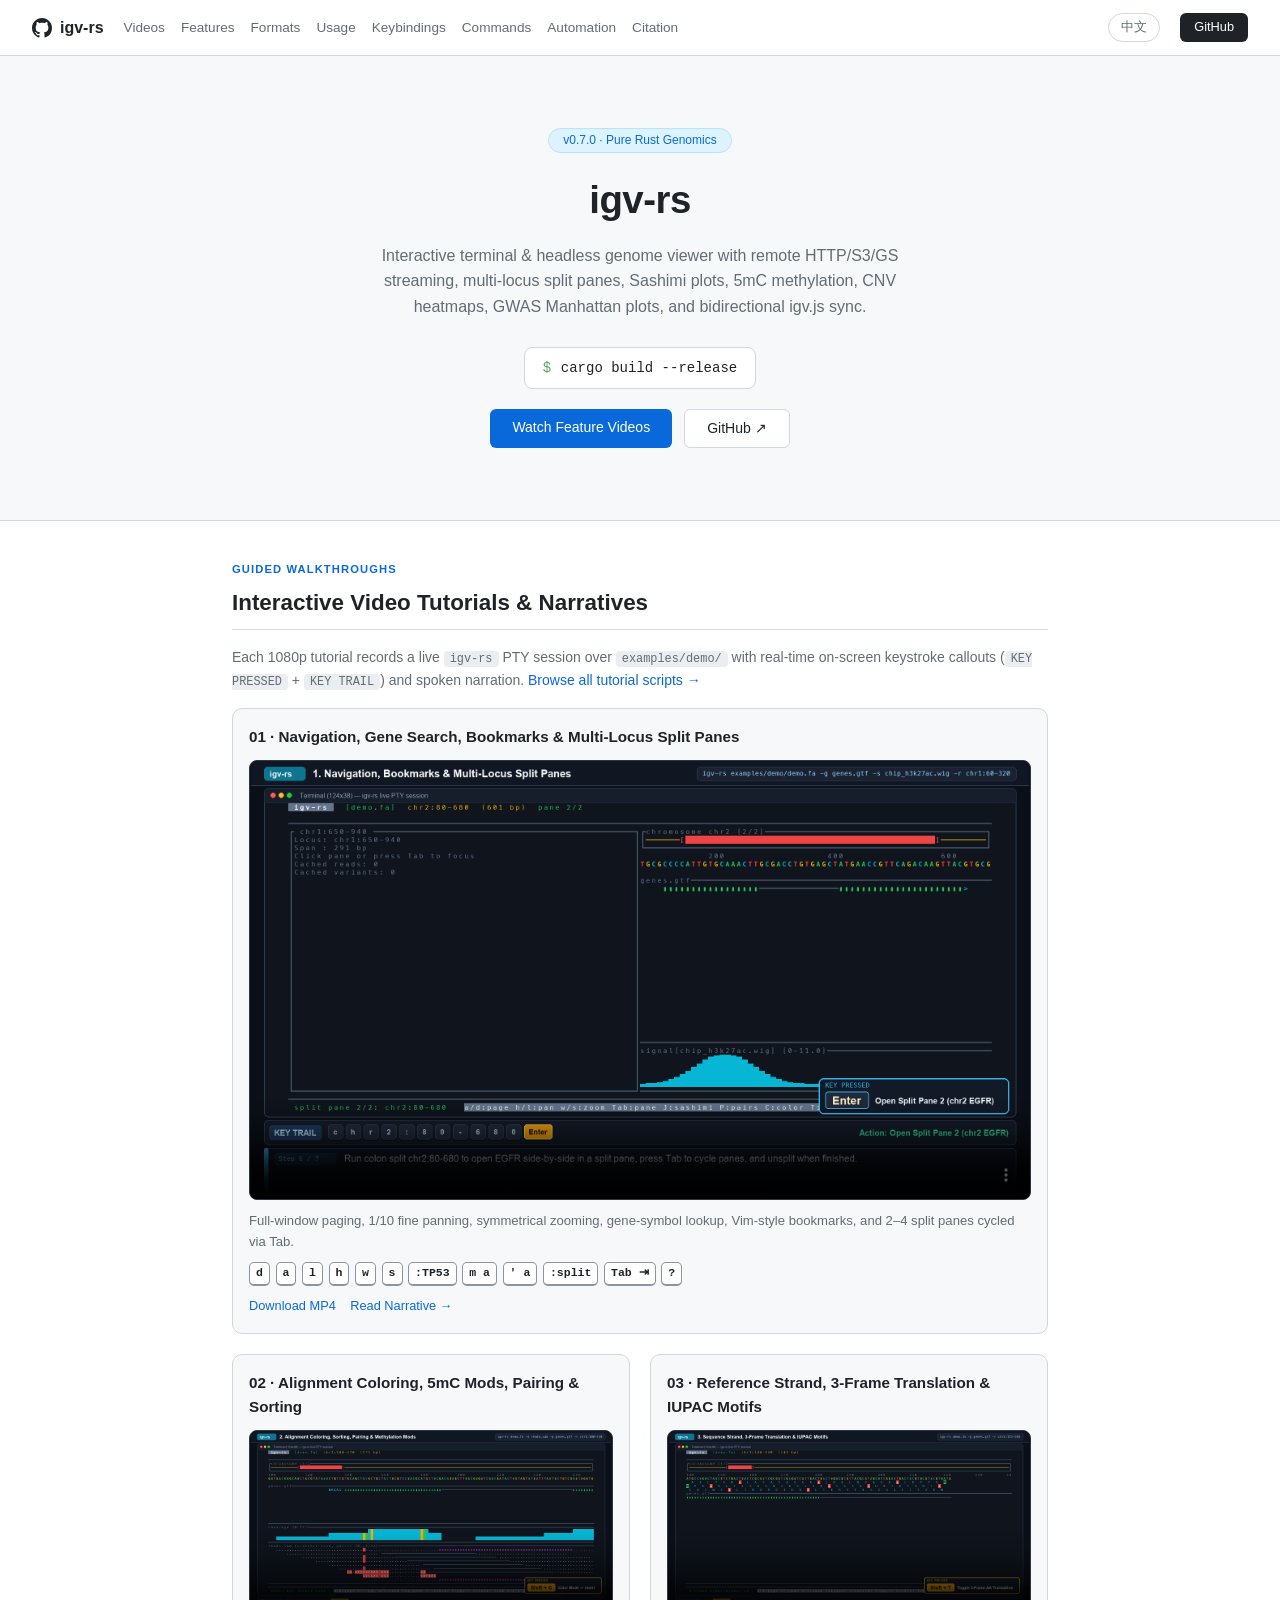
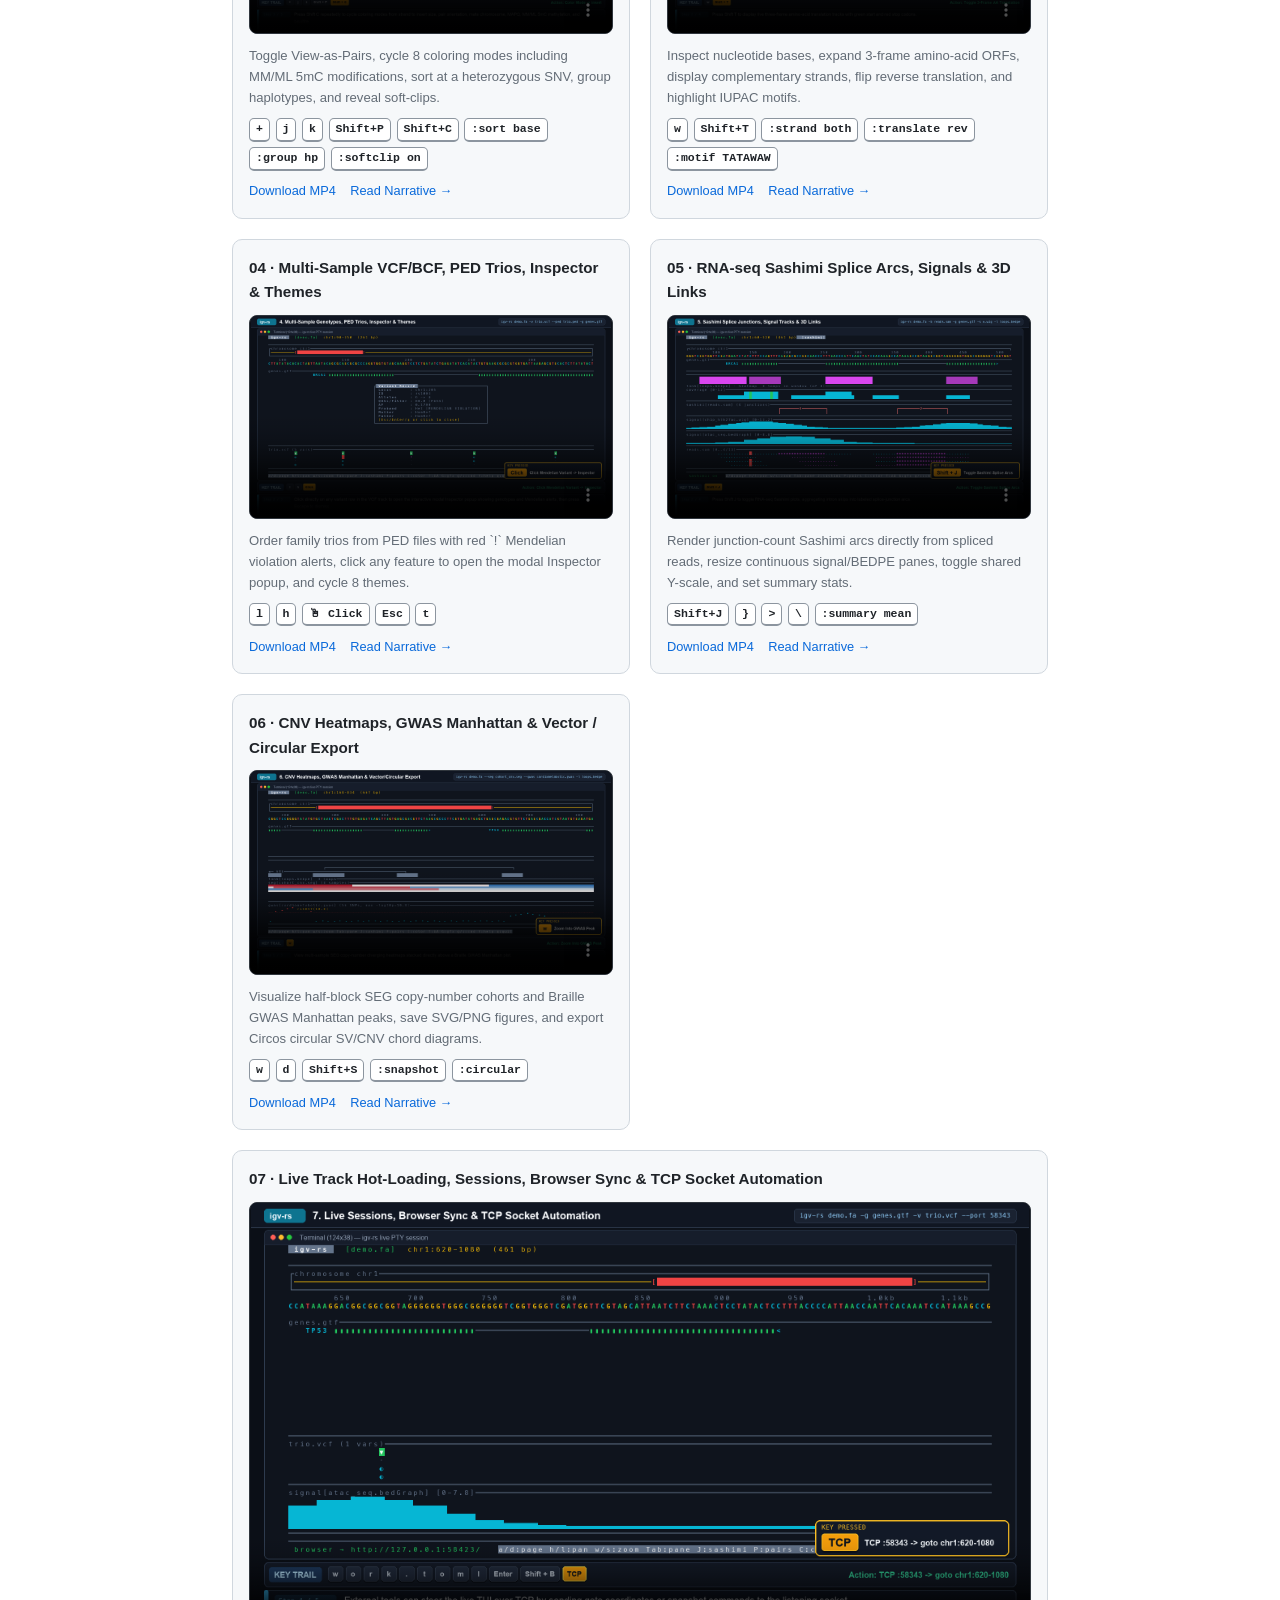
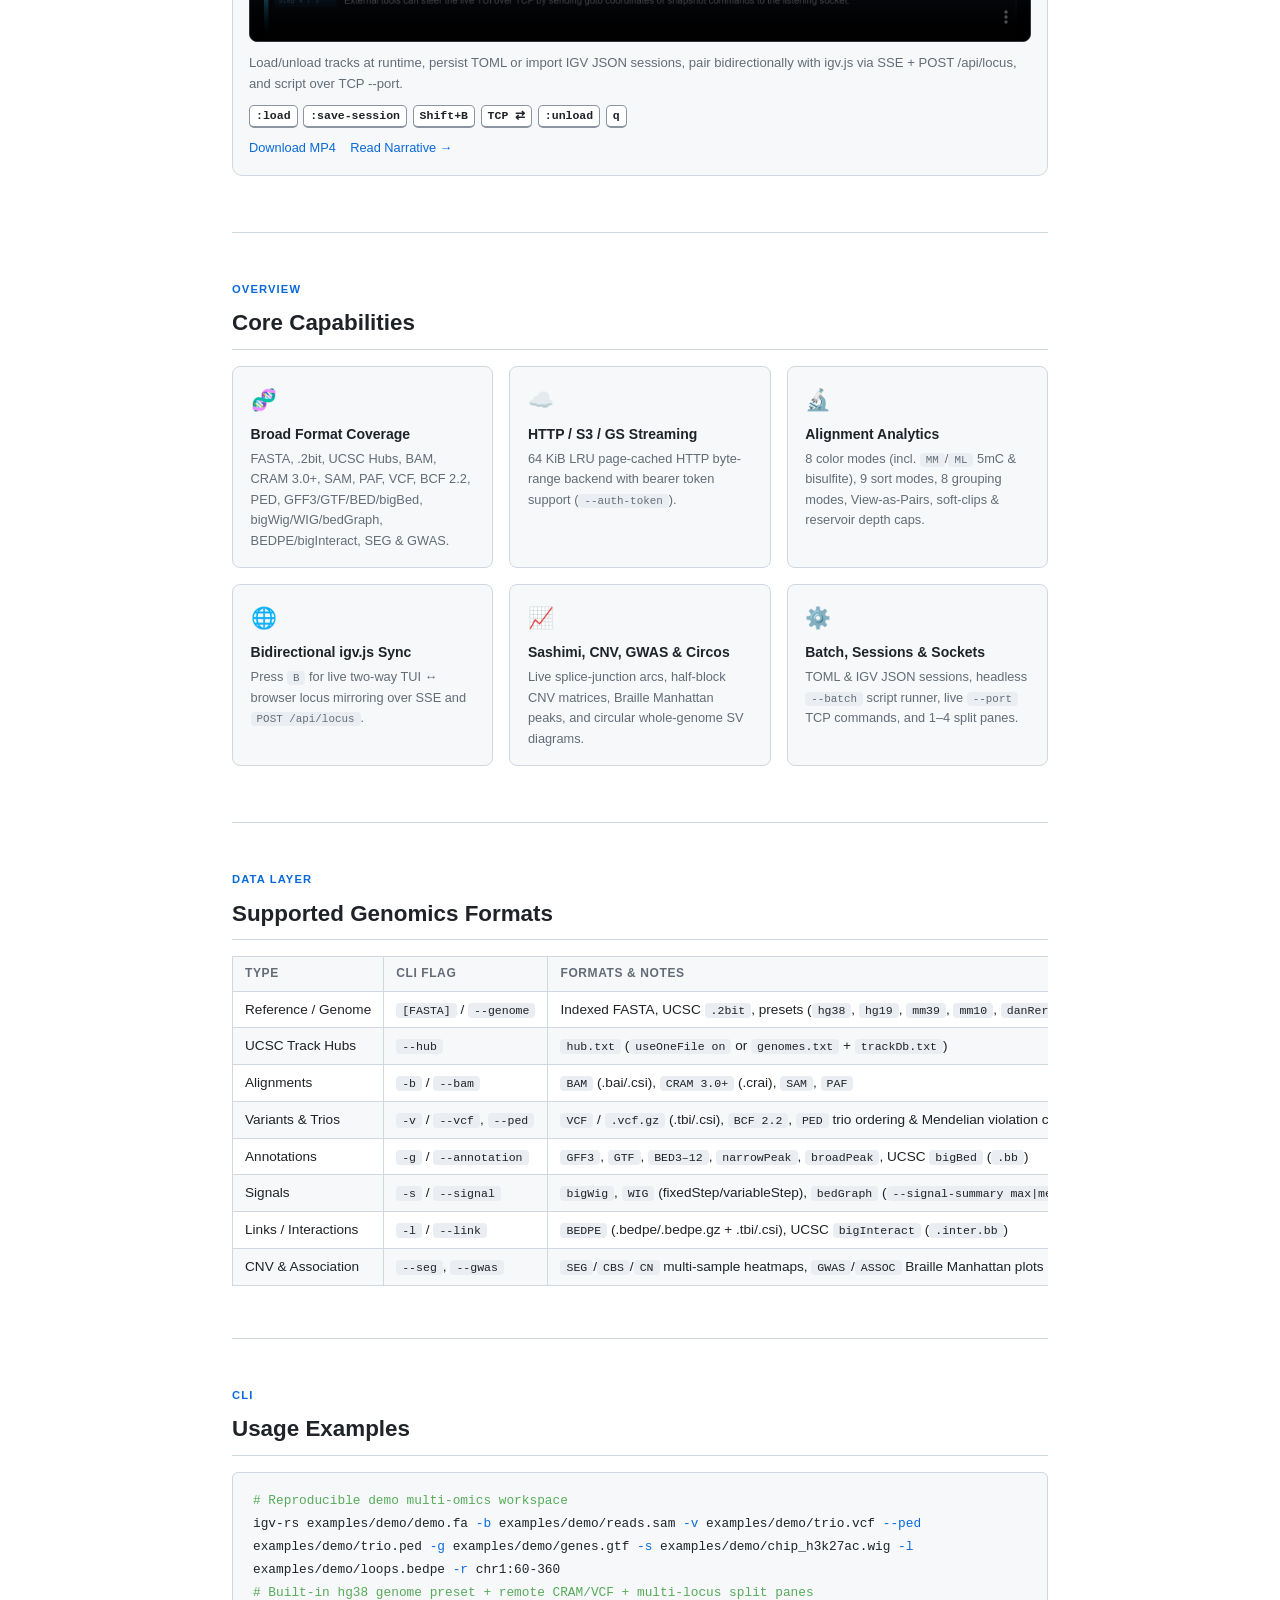
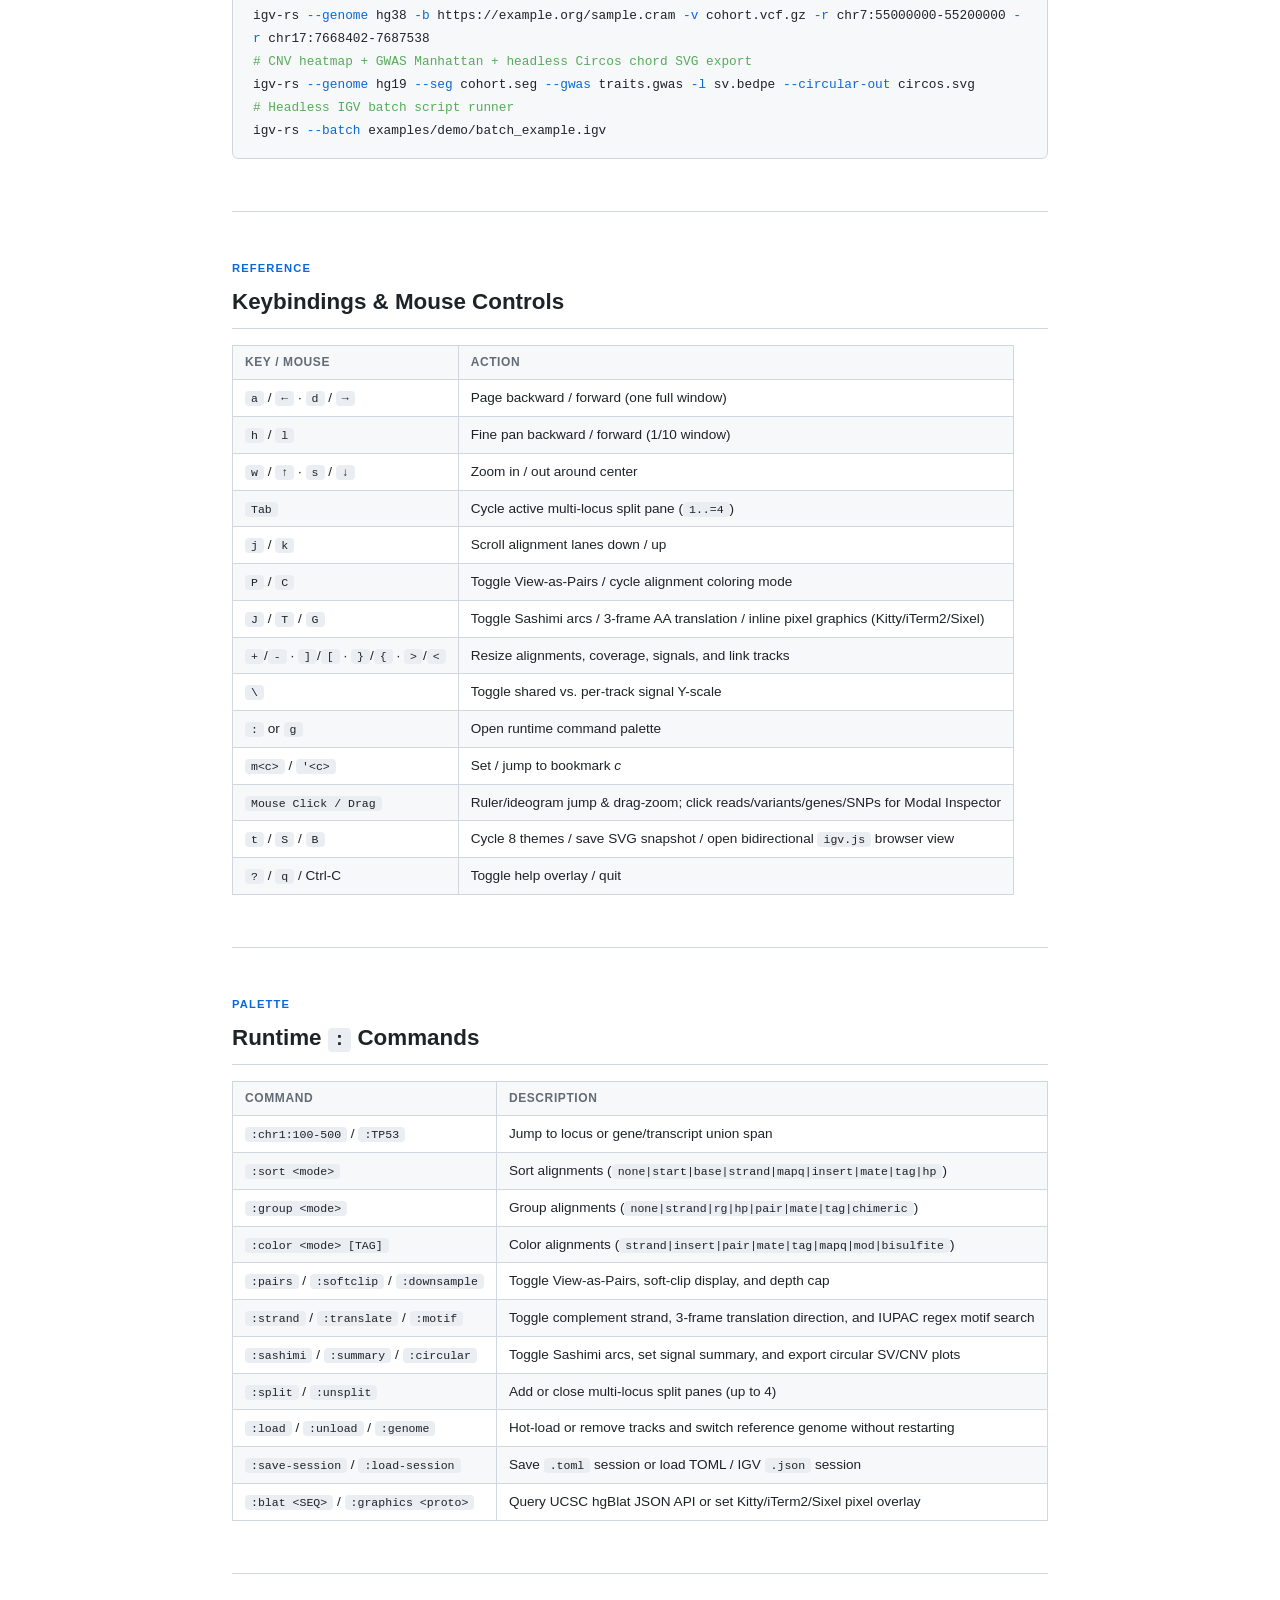
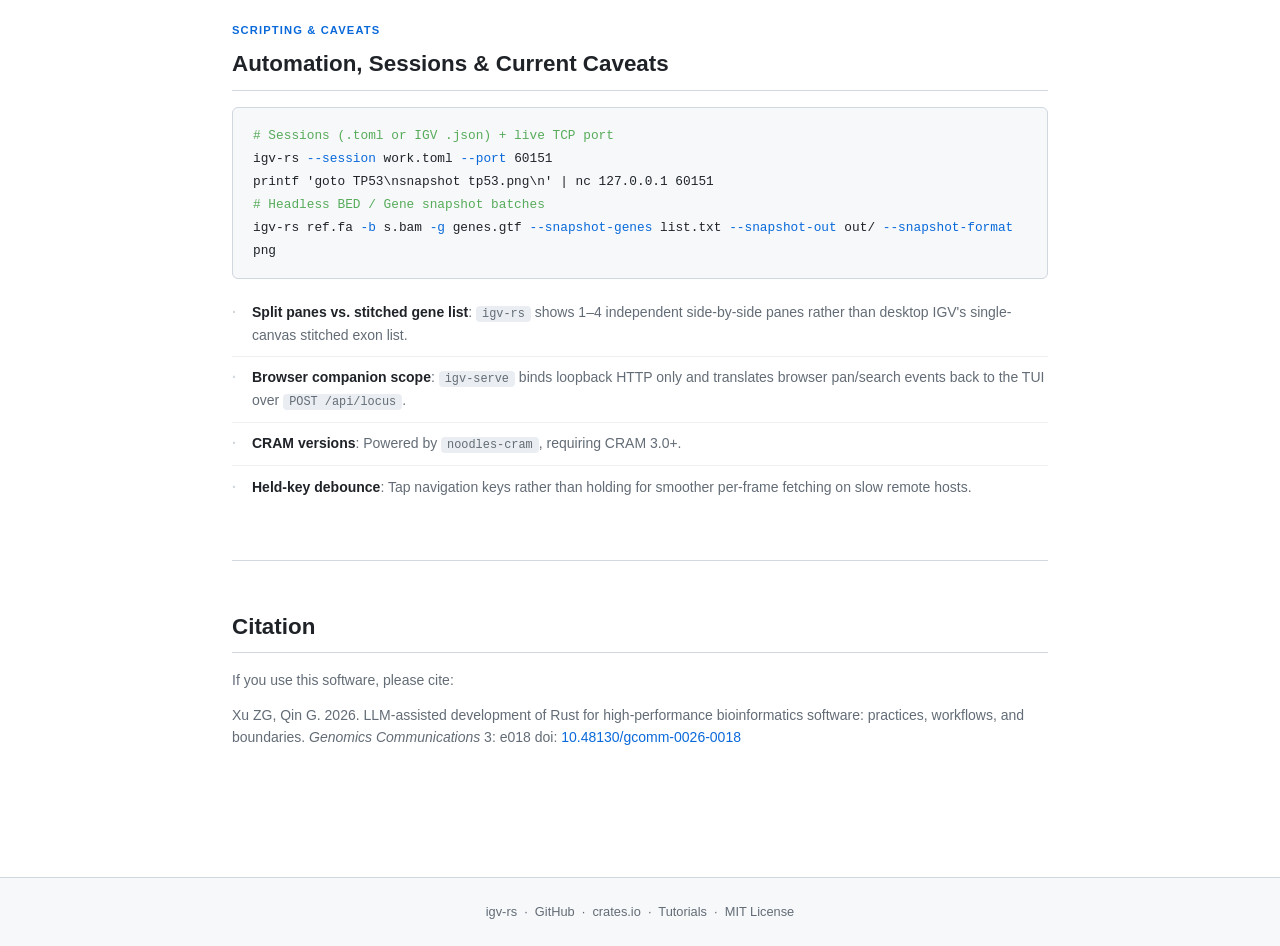
<file: docs/index.html>
<!DOCTYPE html>
<html lang="en">
<head>
  <meta charset="UTF-8">
  <meta name="viewport" content="width=device-width, initial-scale=1.0">
  <title>igv-rs — Interactive Terminal &amp; Headless Genome Viewer</title>
  <meta name="description" content="Interactive terminal and headless genome viewer in Rust for BAM/CRAM/SAM/PAF, VCF/BCF/PED, GFF/GTF/BED/bigBed, bigWig/WIG/bedGraph, BEDPE/bigInteract, SEG CNV, and GWAS.">
  <link rel="stylesheet" href="style.css">
</head>
<body>

<nav class="gh-nav">
  <a class="logo" href="#">
    <svg viewBox="0 0 16 16" fill="currentColor" aria-hidden="true">
      <path d="M8 0C3.58 0 0 3.58 0 8c0 3.54 2.29 6.53 5.47 7.59.4.07.55-.17.55-.38 0-.19-.01-.82-.01-1.49-2.01.37-2.53-.49-2.69-.94-.09-.23-.48-.94-.82-1.13-.28-.15-.68-.52-.01-.53.63-.01 1.08.58 1.23.82.72 1.21 1.87.87 2.33.66.07-.52.28-.87.51-1.07-1.78-.2-3.64-.89-3.64-3.95 0-.87.31-1.59.82-2.15-.08-.2-.36-1.02.08-2.12 0 0 .67-.21 2.2.82.64-.18 1.32-.27 2-.27.68 0 1.36.09 2 .27 1.53-1.04 2.2-.82 2.2-.82.44 1.1.16 1.92.08 2.12.51.56.82 1.27.82 2.15 0 3.07-1.87 3.75-3.65 3.95.29.25.54.73.54 1.48 0 1.07-.01 1.93-.01 2.2 0 .21.15.46.55.38A8.013 8.013 0 0016 8c0-4.42-3.58-8-8-8z"/>
    </svg>
    igv-rs
  </a>
  <div class="nav-links">
    <a href="#tutorials">Videos</a>
    <a href="#features">Features</a>
    <a href="#formats">Formats</a>
    <a href="#usage">Usage</a>
    <a href="#keybindings">Keybindings</a>
    <a href="#commands">Commands</a>
    <a href="#automation">Automation</a>
    <a href="#citation">Citation</a>
  </div>
  <div class="spacer"></div>
  <a class="lang-toggle" href="index.zh.html">中文</a>
  <a class="gh-btn" href="https://github.com/AI4S-YB/igv-rs" target="_blank" rel="noopener">GitHub</a>
</nav>

<section class="hero">
  <div class="badge">v0.7.0 · Pure Rust Genomics</div>
  <h1>igv-rs</h1>
  <p class="tagline">Interactive terminal &amp; headless genome viewer with remote HTTP/S3/GS streaming, multi-locus split panes, Sashimi plots, 5mC methylation, CNV heatmaps, GWAS Manhattan plots, and bidirectional igv.js sync.</p>
  <div class="install-box">
    <span class="prompt">$</span>
    <span>cargo build --release</span>
  </div>
  <div class="hero-btns">
    <a class="btn-primary" href="#tutorials">Watch Feature Videos</a>
    <a class="btn-secondary" href="https://github.com/AI4S-YB/igv-rs" target="_blank" rel="noopener">GitHub ↗</a>
  </div>
</section>

<main class="content">

<!-- Video Walkthroughs & Narratives -->
<div class="section" id="tutorials">
  <div class="section-label">Guided Walkthroughs</div>
  <h2>Interactive Video Tutorials &amp; Narratives</h2>
  <p>Each 1080p tutorial records a live <code>igv-rs</code> PTY session over <code>examples/demo/</code> with real-time on-screen keystroke callouts (<code>KEY PRESSED</code> + <code>KEY TRAIL</code>) and spoken narration. <a href="tutorials.md">Browse all tutorial scripts →</a></p>

  <div class="video-grid">
    <div class="video-card featured">
      <h4>01 · Navigation, Gene Search, Bookmarks &amp; Multi-Locus Split Panes</h4>
      <video controls preload="metadata" poster="videos/01-navigation-and-panes-poster.png">
        <source src="videos/01-navigation-and-panes.mp4" type="video/mp4">
      </video>
      <p>Full-window paging, 1/10 fine panning, symmetrical zooming, gene-symbol lookup, Vim-style bookmarks, and 2–4 split panes cycled via Tab.</p>
      <div class="kbd-row">
        <span class="kbd-pill">d</span><span class="kbd-pill">a</span><span class="kbd-pill">l</span><span class="kbd-pill">h</span>
        <span class="kbd-pill">w</span><span class="kbd-pill">s</span><span class="kbd-pill">:TP53</span>
        <span class="kbd-pill">m a</span><span class="kbd-pill">' a</span><span class="kbd-pill">:split</span><span class="kbd-pill">Tab ⇥</span><span class="kbd-pill">?</span>
      </div>
      <div class="video-links">
        <a href="videos/01-navigation-and-panes.mp4">Download MP4</a>
        <a href="narratives/01-navigation-and-panes.md">Read Narrative →</a>
      </div>
    </div>

    <div class="video-card">
      <h4>02 · Alignment Coloring, 5mC Mods, Pairing &amp; Sorting</h4>
      <video controls preload="metadata" poster="videos/02-alignment-analytics-poster.png">
        <source src="videos/02-alignment-analytics.mp4" type="video/mp4">
      </video>
      <p>Toggle View-as-Pairs, cycle 8 coloring modes including MM/ML 5mC modifications, sort at a heterozygous SNV, group haplotypes, and reveal soft-clips.</p>
      <div class="kbd-row">
        <span class="kbd-pill">+</span><span class="kbd-pill">j</span><span class="kbd-pill">k</span>
        <span class="kbd-pill">Shift+P</span><span class="kbd-pill">Shift+C</span>
        <span class="kbd-pill">:sort base</span><span class="kbd-pill">:group hp</span><span class="kbd-pill">:softclip on</span>
      </div>
      <div class="video-links">
        <a href="videos/02-alignment-analytics.mp4">Download MP4</a>
        <a href="narratives/02-alignment-analytics.md">Read Narrative →</a>
      </div>
    </div>

    <div class="video-card">
      <h4>03 · Reference Strand, 3-Frame Translation &amp; IUPAC Motifs</h4>
      <video controls preload="metadata" poster="videos/03-sequence-and-motifs-poster.png">
        <source src="videos/03-sequence-and-motifs.mp4" type="video/mp4">
      </video>
      <p>Inspect nucleotide bases, expand 3-frame amino-acid ORFs, display complementary strands, flip reverse translation, and highlight IUPAC motifs.</p>
      <div class="kbd-row">
        <span class="kbd-pill">w</span><span class="kbd-pill">Shift+T</span>
        <span class="kbd-pill">:strand both</span><span class="kbd-pill">:translate rev</span><span class="kbd-pill">:motif TATAWAW</span>
      </div>
      <div class="video-links">
        <a href="videos/03-sequence-and-motifs.mp4">Download MP4</a>
        <a href="narratives/03-sequence-and-motifs.md">Read Narrative →</a>
      </div>
    </div>

    <div class="video-card">
      <h4>04 · Multi-Sample VCF/BCF, PED Trios, Inspector &amp; Themes</h4>
      <video controls preload="metadata" poster="videos/04-variants-and-pedigree-poster.png">
        <source src="videos/04-variants-and-pedigree.mp4" type="video/mp4">
      </video>
      <p>Order family trios from PED files with red `!` Mendelian violation alerts, click any feature to open the modal Inspector popup, and cycle 8 themes.</p>
      <div class="kbd-row">
        <span class="kbd-pill">l</span><span class="kbd-pill">h</span>
        <span class="kbd-pill">🖱 Click</span><span class="kbd-pill">Esc</span><span class="kbd-pill">t</span>
      </div>
      <div class="video-links">
        <a href="videos/04-variants-and-pedigree.mp4">Download MP4</a>
        <a href="narratives/04-variants-and-pedigree.md">Read Narrative →</a>
      </div>
    </div>

    <div class="video-card">
      <h4>05 · RNA-seq Sashimi Splice Arcs, Signals &amp; 3D Links</h4>
      <video controls preload="metadata" poster="videos/05-sashimi-signals-and-links-poster.png">
        <source src="videos/05-sashimi-signals-and-links.mp4" type="video/mp4">
      </video>
      <p>Render junction-count Sashimi arcs directly from spliced reads, resize continuous signal/BEDPE panes, toggle shared Y-scale, and set summary stats.</p>
      <div class="kbd-row">
        <span class="kbd-pill">Shift+J</span><span class="kbd-pill">}</span><span class="kbd-pill">&gt;</span>
        <span class="kbd-pill">\</span><span class="kbd-pill">:summary mean</span>
      </div>
      <div class="video-links">
        <a href="videos/05-sashimi-signals-and-links.mp4">Download MP4</a>
        <a href="narratives/05-sashimi-signals-and-links.md">Read Narrative →</a>
      </div>
    </div>

    <div class="video-card">
      <h4>06 · CNV Heatmaps, GWAS Manhattan &amp; Vector / Circular Export</h4>
      <video controls preload="metadata" poster="videos/06-cnv-gwas-and-snapshots-poster.png">
        <source src="videos/06-cnv-gwas-and-snapshots.mp4" type="video/mp4">
      </video>
      <p>Visualize half-block SEG copy-number cohorts and Braille GWAS Manhattan peaks, save SVG/PNG figures, and export Circos circular SV/CNV chord diagrams.</p>
      <div class="kbd-row">
        <span class="kbd-pill">w</span><span class="kbd-pill">d</span><span class="kbd-pill">Shift+S</span>
        <span class="kbd-pill">:snapshot</span><span class="kbd-pill">:circular</span>
      </div>
      <div class="video-links">
        <a href="videos/06-cnv-gwas-and-snapshots.mp4">Download MP4</a>
        <a href="narratives/06-cnv-gwas-and-snapshots.md">Read Narrative →</a>
      </div>
    </div>

    <div class="video-card featured">
      <h4>07 · Live Track Hot-Loading, Sessions, Browser Sync &amp; TCP Socket Automation</h4>
      <video controls preload="metadata" poster="videos/07-sessions-batch-and-automation-poster.png">
        <source src="videos/07-sessions-batch-and-automation.mp4" type="video/mp4">
      </video>
      <p>Load/unload tracks at runtime, persist TOML or import IGV JSON sessions, pair bidirectionally with igv.js via SSE + POST /api/locus, and script over TCP --port.</p>
      <div class="kbd-row">
        <span class="kbd-pill">:load</span><span class="kbd-pill">:save-session</span>
        <span class="kbd-pill">Shift+B</span><span class="kbd-pill">TCP ⇄</span><span class="kbd-pill">:unload</span><span class="kbd-pill">q</span>
      </div>
      <div class="video-links">
        <a href="videos/07-sessions-batch-and-automation.mp4">Download MP4</a>
        <a href="narratives/07-sessions-batch-and-automation.md">Read Narrative →</a>
      </div>
    </div>
  </div>
</div>

<!-- Features -->
<div class="section" id="features">
  <div class="section-label">Overview</div>
  <h2>Core Capabilities</h2>
  <div class="features">
    <div class="feature-card">
      <div class="icon">🧬</div>
      <h4>Broad Format Coverage</h4>
      <p>FASTA, .2bit, UCSC Hubs, BAM, CRAM 3.0+, SAM, PAF, VCF, BCF 2.2, PED, GFF3/GTF/BED/bigBed, bigWig/WIG/bedGraph, BEDPE/bigInteract, SEG &amp; GWAS.</p>
    </div>
    <div class="feature-card">
      <div class="icon">☁️</div>
      <h4>HTTP / S3 / GS Streaming</h4>
      <p>64 KiB LRU page-cached HTTP byte-range backend with bearer token support (<code>--auth-token</code>).</p>
    </div>
    <div class="feature-card">
      <div class="icon">🔬</div>
      <h4>Alignment Analytics</h4>
      <p>8 color modes (incl. <code>MM</code>/<code>ML</code> 5mC &amp; bisulfite), 9 sort modes, 8 grouping modes, View-as-Pairs, soft-clips &amp; reservoir depth caps.</p>
    </div>
    <div class="feature-card">
      <div class="icon">🌐</div>
      <h4>Bidirectional igv.js Sync</h4>
      <p>Press <code>B</code> for live two-way TUI ↔ browser locus mirroring over SSE and <code>POST /api/locus</code>.</p>
    </div>
    <div class="feature-card">
      <div class="icon">📈</div>
      <h4>Sashimi, CNV, GWAS &amp; Circos</h4>
      <p>Live splice-junction arcs, half-block CNV matrices, Braille Manhattan peaks, and circular whole-genome SV diagrams.</p>
    </div>
    <div class="feature-card">
      <div class="icon">⚙️</div>
      <h4>Batch, Sessions &amp; Sockets</h4>
      <p>TOML &amp; IGV JSON sessions, headless <code>--batch</code> script runner, live <code>--port</code> TCP commands, and 1–4 split panes.</p>
    </div>
  </div>
</div>

<!-- Formats -->
<div class="section" id="formats">
  <div class="section-label">Data Layer</div>
  <h2>Supported Genomics Formats</h2>
  <table class="data-table">
    <thead><tr><th>Type</th><th>CLI Flag</th><th>Formats &amp; Notes</th></tr></thead>
    <tbody>
      <tr><td>Reference / Genome</td><td><code>[FASTA]</code> / <code>--genome</code></td><td>Indexed FASTA, UCSC <code>.2bit</code>, presets (<code>hg38</code>, <code>hg19</code>, <code>mm39</code>, <code>mm10</code>, <code>danRer11</code>, <code>dm6</code>, <code>ce11</code>, <code>sacCer3</code>), cytobands &amp; <code>1</code>↔<code>chr1</code> aliases</td></tr>
      <tr><td>UCSC Track Hubs</td><td><code>--hub</code></td><td><code>hub.txt</code> (<code>useOneFile on</code> or <code>genomes.txt</code> + <code>trackDb.txt</code>)</td></tr>
      <tr><td>Alignments</td><td><code>-b</code> / <code>--bam</code></td><td><code>BAM</code> (.bai/.csi), <code>CRAM 3.0+</code> (.crai), <code>SAM</code>, <code>PAF</code></td></tr>
      <tr><td>Variants &amp; Trios</td><td><code>-v</code> / <code>--vcf</code>, <code>--ped</code></td><td><code>VCF</code> / <code>.vcf.gz</code> (.tbi/.csi), <code>BCF 2.2</code>, <code>PED</code> trio ordering &amp; Mendelian violation checks</td></tr>
      <tr><td>Annotations</td><td><code>-g</code> / <code>--annotation</code></td><td><code>GFF3</code>, <code>GTF</code>, <code>BED3–12</code>, <code>narrowPeak</code>, <code>broadPeak</code>, UCSC <code>bigBed</code> (<code>.bb</code>)</td></tr>
      <tr><td>Signals</td><td><code>-s</code> / <code>--signal</code></td><td><code>bigWig</code>, <code>WIG</code> (fixedStep/variableStep), <code>bedGraph</code> (<code>--signal-summary max|mean|min|sum</code>)</td></tr>
      <tr><td>Links / Interactions</td><td><code>-l</code> / <code>--link</code></td><td><code>BEDPE</code> (.bedpe/.bedpe.gz + .tbi/.csi), UCSC <code>bigInteract</code> (<code>.inter.bb</code>)</td></tr>
      <tr><td>CNV &amp; Association</td><td><code>--seg</code>, <code>--gwas</code></td><td><code>SEG</code>/<code>CBS</code>/<code>CN</code> multi-sample heatmaps, <code>GWAS</code>/<code>ASSOC</code> Braille Manhattan plots</td></tr>
    </tbody>
  </table>
</div>

<!-- Usage -->
<div class="section" id="usage">
  <div class="section-label">CLI</div>
  <h2>Usage Examples</h2>
  <div class="code-block">
    <span class="cmd"><span class="comment"># Reproducible demo multi-omics workspace</span></span>
    <span class="cmd">igv-rs examples/demo/demo.fa <span class="flag">-b</span> examples/demo/reads.sam <span class="flag">-v</span> examples/demo/trio.vcf <span class="flag">--ped</span> examples/demo/trio.ped <span class="flag">-g</span> examples/demo/genes.gtf <span class="flag">-s</span> examples/demo/chip_h3k27ac.wig <span class="flag">-l</span> examples/demo/loops.bedpe <span class="flag">-r</span> chr1:60-360</span>
    <span class="cmd"></span>
    <span class="cmd"><span class="comment"># Built-in hg38 genome preset + remote CRAM/VCF + multi-locus split panes</span></span>
    <span class="cmd">igv-rs <span class="flag">--genome</span> hg38 <span class="flag">-b</span> https://example.org/sample.cram <span class="flag">-v</span> cohort.vcf.gz <span class="flag">-r</span> chr7:55000000-55200000 <span class="flag">-r</span> chr17:7668402-7687538</span>
    <span class="cmd"></span>
    <span class="cmd"><span class="comment"># CNV heatmap + GWAS Manhattan + headless Circos chord SVG export</span></span>
    <span class="cmd">igv-rs <span class="flag">--genome</span> hg19 <span class="flag">--seg</span> cohort.seg <span class="flag">--gwas</span> traits.gwas <span class="flag">-l</span> sv.bedpe <span class="flag">--circular-out</span> circos.svg</span>
    <span class="cmd"></span>
    <span class="cmd"><span class="comment"># Headless IGV batch script runner</span></span>
    <span class="cmd">igv-rs <span class="flag">--batch</span> examples/demo/batch_example.igv</span>
  </div>
</div>

<!-- Keybindings -->
<div class="section" id="keybindings">
  <div class="section-label">Reference</div>
  <h2>Keybindings &amp; Mouse Controls</h2>
  <table class="data-table">
    <thead><tr><th>Key / Mouse</th><th>Action</th></tr></thead>
    <tbody>
      <tr><td><code>a</code> / <code>←</code> · <code>d</code> / <code>→</code></td><td>Page backward / forward (one full window)</td></tr>
      <tr><td><code>h</code> / <code>l</code></td><td>Fine pan backward / forward (1/10 window)</td></tr>
      <tr><td><code>w</code> / <code>↑</code> · <code>s</code> / <code>↓</code></td><td>Zoom in / out around center</td></tr>
      <tr><td><code>Tab</code></td><td>Cycle active multi-locus split pane (<code>1..=4</code>)</td></tr>
      <tr><td><code>j</code> / <code>k</code></td><td>Scroll alignment lanes down / up</td></tr>
      <tr><td><code>P</code> / <code>C</code></td><td>Toggle View-as-Pairs / cycle alignment coloring mode</td></tr>
      <tr><td><code>J</code> / <code>T</code> / <code>G</code></td><td>Toggle Sashimi arcs / 3-frame AA translation / inline pixel graphics (Kitty/iTerm2/Sixel)</td></tr>
      <tr><td><code>+</code>/<code>-</code> · <code>]</code>/<code>[</code> · <code>}</code>/<code>{</code> · <code>&gt;</code>/<code>&lt;</code></td><td>Resize alignments, coverage, signals, and link tracks</td></tr>
      <tr><td><code>\</code></td><td>Toggle shared vs. per-track signal Y-scale</td></tr>
      <tr><td><code>:</code> or <code>g</code></td><td>Open runtime command palette</td></tr>
      <tr><td><code>m&lt;c&gt;</code> / <code>'&lt;c&gt;</code></td><td>Set / jump to bookmark <em>c</em></td></tr>
      <tr><td><code>Mouse Click / Drag</code></td><td>Ruler/ideogram jump &amp; drag-zoom; click reads/variants/genes/SNPs for Modal Inspector</td></tr>
      <tr><td><code>t</code> / <code>S</code> / <code>B</code></td><td>Cycle 8 themes / save SVG snapshot / open bidirectional <code>igv.js</code> browser view</td></tr>
      <tr><td><code>?</code> / <code>q</code> / Ctrl-C</td><td>Toggle help overlay / quit</td></tr>
    </tbody>
  </table>
</div>

<!-- Runtime Commands -->
<div class="section" id="commands">
  <div class="section-label">Palette</div>
  <h2>Runtime <code>:</code> Commands</h2>
  <table class="data-table">
    <thead><tr><th>Command</th><th>Description</th></tr></thead>
    <tbody>
      <tr><td><code>:chr1:100-500</code> / <code>:TP53</code></td><td>Jump to locus or gene/transcript union span</td></tr>
      <tr><td><code>:sort &lt;mode&gt;</code></td><td>Sort alignments (<code>none|start|base|strand|mapq|insert|mate|tag|hp</code>)</td></tr>
      <tr><td><code>:group &lt;mode&gt;</code></td><td>Group alignments (<code>none|strand|rg|hp|pair|mate|tag|chimeric</code>)</td></tr>
      <tr><td><code>:color &lt;mode&gt; [TAG]</code></td><td>Color alignments (<code>strand|insert|pair|mate|tag|mapq|mod|bisulfite</code>)</td></tr>
      <tr><td><code>:pairs</code> / <code>:softclip</code> / <code>:downsample</code></td><td>Toggle View-as-Pairs, soft-clip display, and depth cap</td></tr>
      <tr><td><code>:strand</code> / <code>:translate</code> / <code>:motif</code></td><td>Toggle complement strand, 3-frame translation direction, and IUPAC regex motif search</td></tr>
      <tr><td><code>:sashimi</code> / <code>:summary</code> / <code>:circular</code></td><td>Toggle Sashimi arcs, set signal summary, and export circular SV/CNV plots</td></tr>
      <tr><td><code>:split</code> / <code>:unsplit</code></td><td>Add or close multi-locus split panes (up to 4)</td></tr>
      <tr><td><code>:load</code> / <code>:unload</code> / <code>:genome</code></td><td>Hot-load or remove tracks and switch reference genome without restarting</td></tr>
      <tr><td><code>:save-session</code> / <code>:load-session</code></td><td>Save <code>.toml</code> session or load TOML / IGV <code>.json</code> session</td></tr>
      <tr><td><code>:blat &lt;SEQ&gt;</code> / <code>:graphics &lt;proto&gt;</code></td><td>Query UCSC hgBlat JSON API or set Kitty/iTerm2/Sixel pixel overlay</td></tr>
    </tbody>
  </table>
</div>

<!-- Automation & Limitations -->
<div class="section" id="automation">
  <div class="section-label">Scripting &amp; Caveats</div>
  <h2>Automation, Sessions &amp; Current Caveats</h2>
  <div class="code-block">
    <span class="cmd"><span class="comment"># Sessions (.toml or IGV .json) + live TCP port</span></span>
    <span class="cmd">igv-rs <span class="flag">--session</span> work.toml <span class="flag">--port</span> 60151</span>
    <span class="cmd">printf 'goto TP53\nsnapshot tp53.png\n' | nc 127.0.0.1 60151</span>
    <span class="cmd"></span>
    <span class="cmd"><span class="comment"># Headless BED / Gene snapshot batches</span></span>
    <span class="cmd">igv-rs ref.fa <span class="flag">-b</span> s.bam <span class="flag">-g</span> genes.gtf <span class="flag">--snapshot-genes</span> list.txt <span class="flag">--snapshot-out</span> out/ <span class="flag">--snapshot-format</span> png</span>
  </div>
  <ul class="limits-list">
    <li><strong>Split panes vs. stitched gene list</strong>: <code>igv-rs</code> shows 1–4 independent side-by-side panes rather than desktop IGV's single-canvas stitched exon list.</li>
    <li><strong>Browser companion scope</strong>: <code>igv-serve</code> binds loopback HTTP only and translates browser pan/search events back to the TUI over <code>POST /api/locus</code>.</li>
    <li><strong>CRAM versions</strong>: Powered by <code>noodles-cram</code>, requiring CRAM 3.0+.</li>
    <li><strong>Held-key debounce</strong>: Tap navigation keys rather than holding for smoother per-frame fetching on slow remote hosts.</li>
  </ul>
</div>

<div class="section" id="citation">
  <h2>Citation</h2>
  <p>If you use this software, please cite:</p>
  <p>Xu ZG, Qin G. 2026. LLM-assisted development of Rust for high-performance bioinformatics software: practices, workflows, and boundaries. <em>Genomics Communications</em> 3: e018 doi: <a href="https://doi.org/10.48130/gcomm-0026-0018">10.48130/gcomm-0026-0018</a></p>
</div>

</main>

<footer class="gh-footer">
  <p>
    igv-rs &nbsp;·&nbsp;
    <a href="https://github.com/AI4S-YB/igv-rs" target="_blank" rel="noopener">GitHub</a> &nbsp;·&nbsp;
    <a href="https://crates.io/crates/igv-rs" target="_blank" rel="noopener">crates.io</a> &nbsp;·&nbsp;
    <a href="tutorials.md">Tutorials</a> &nbsp;·&nbsp;
    MIT License
  </p>
</footer>

</body>
</html>
</file>
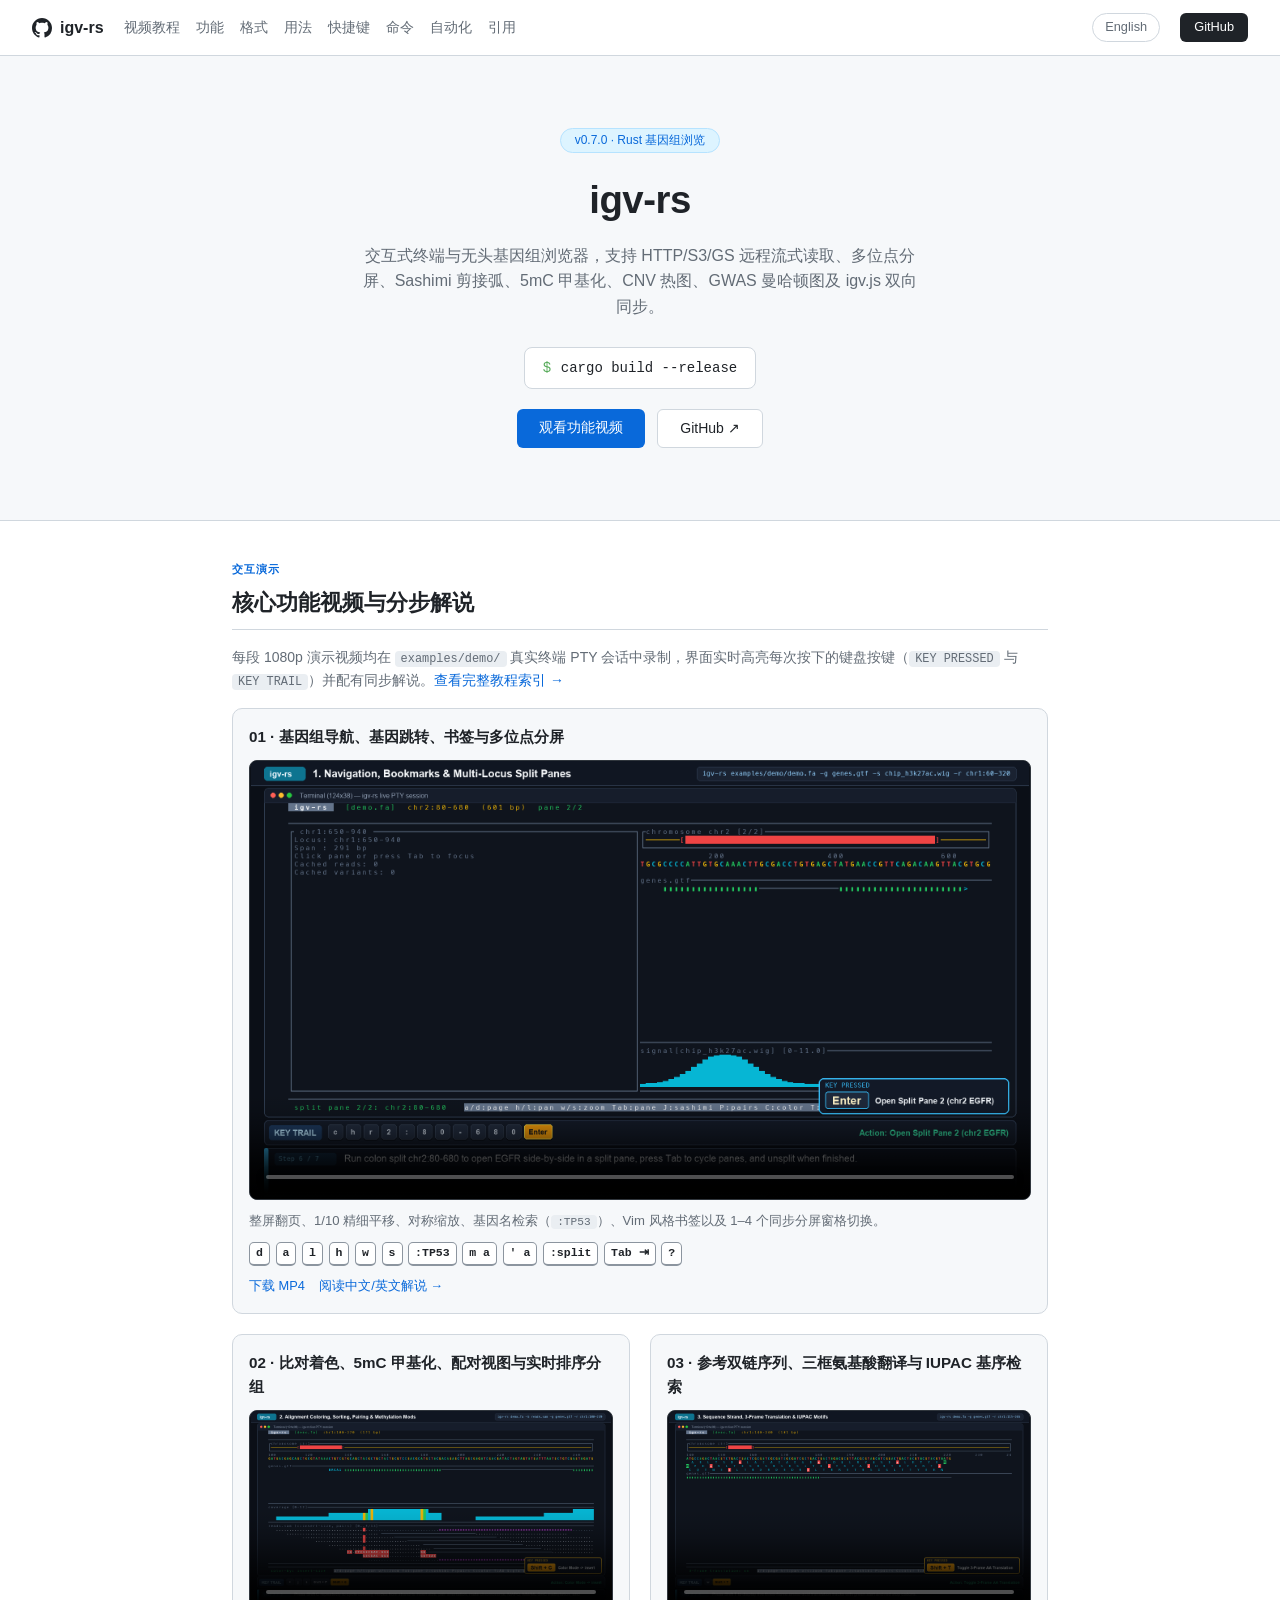
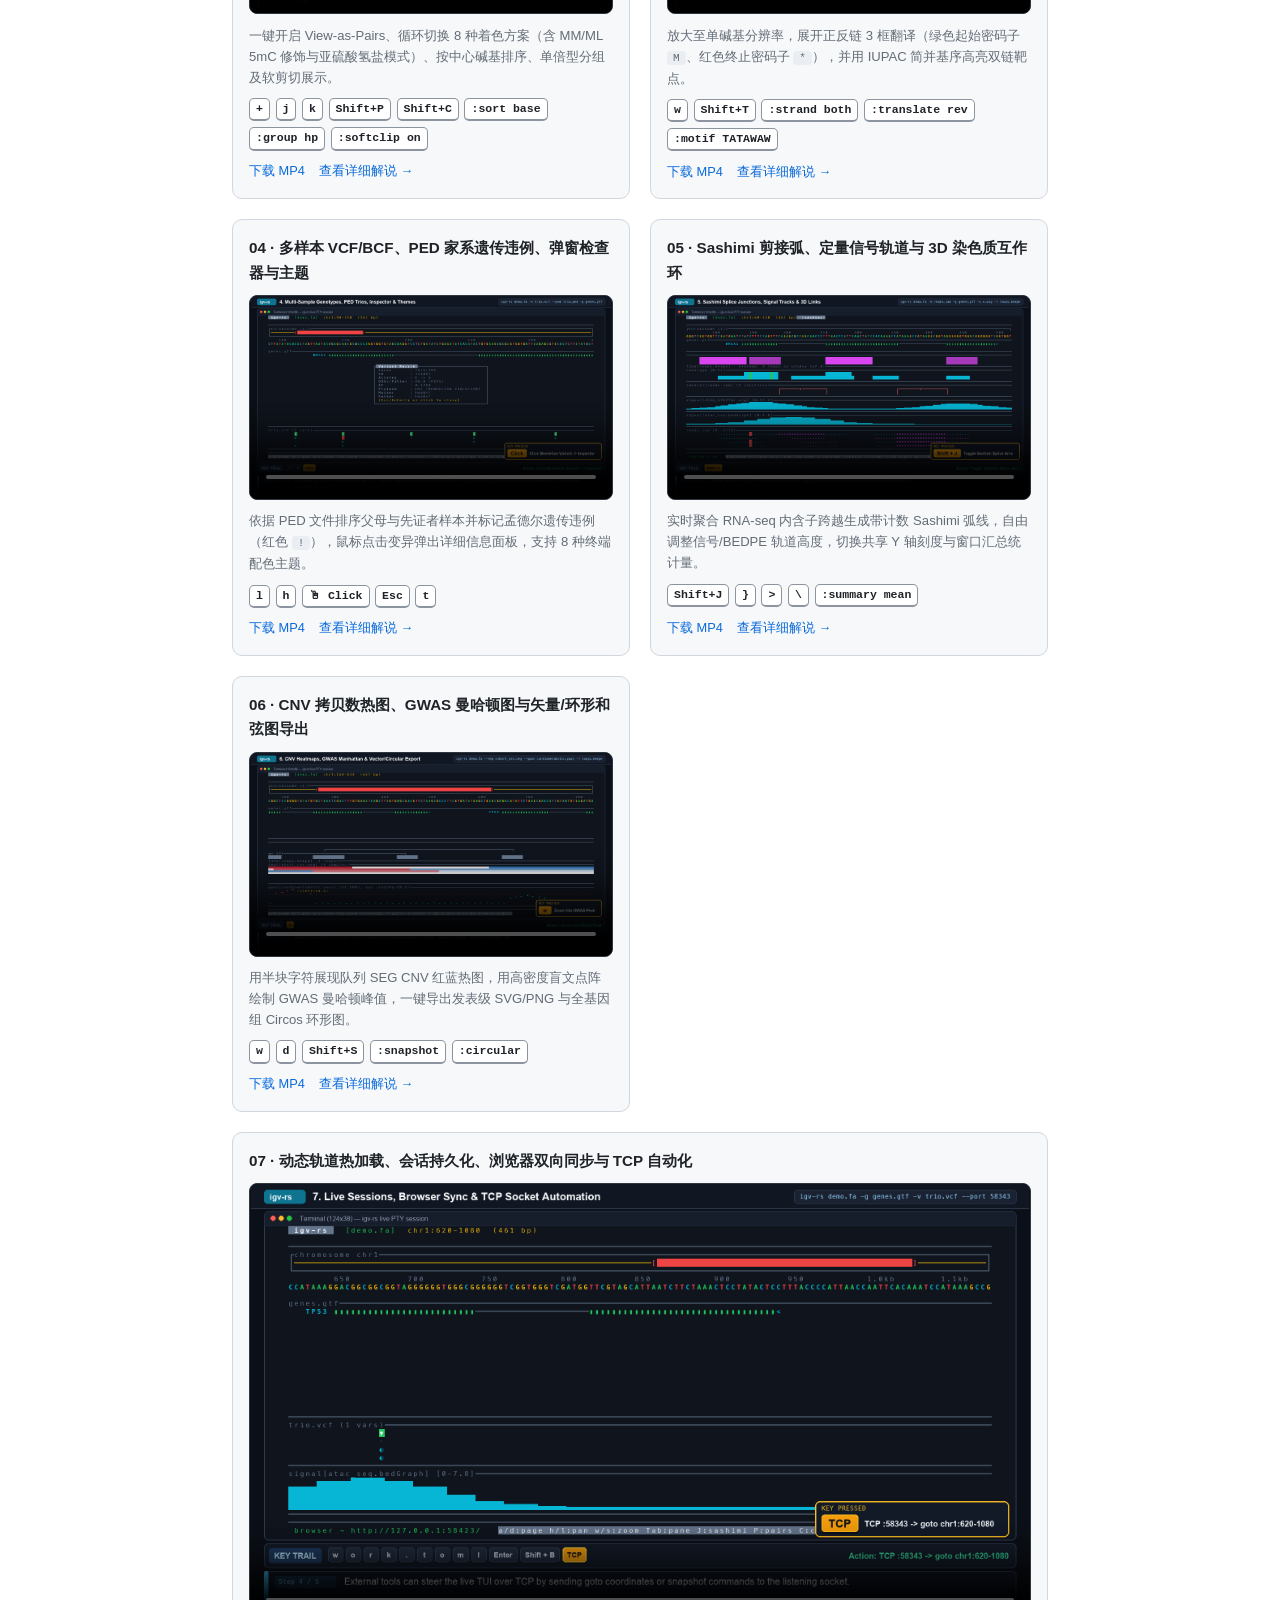
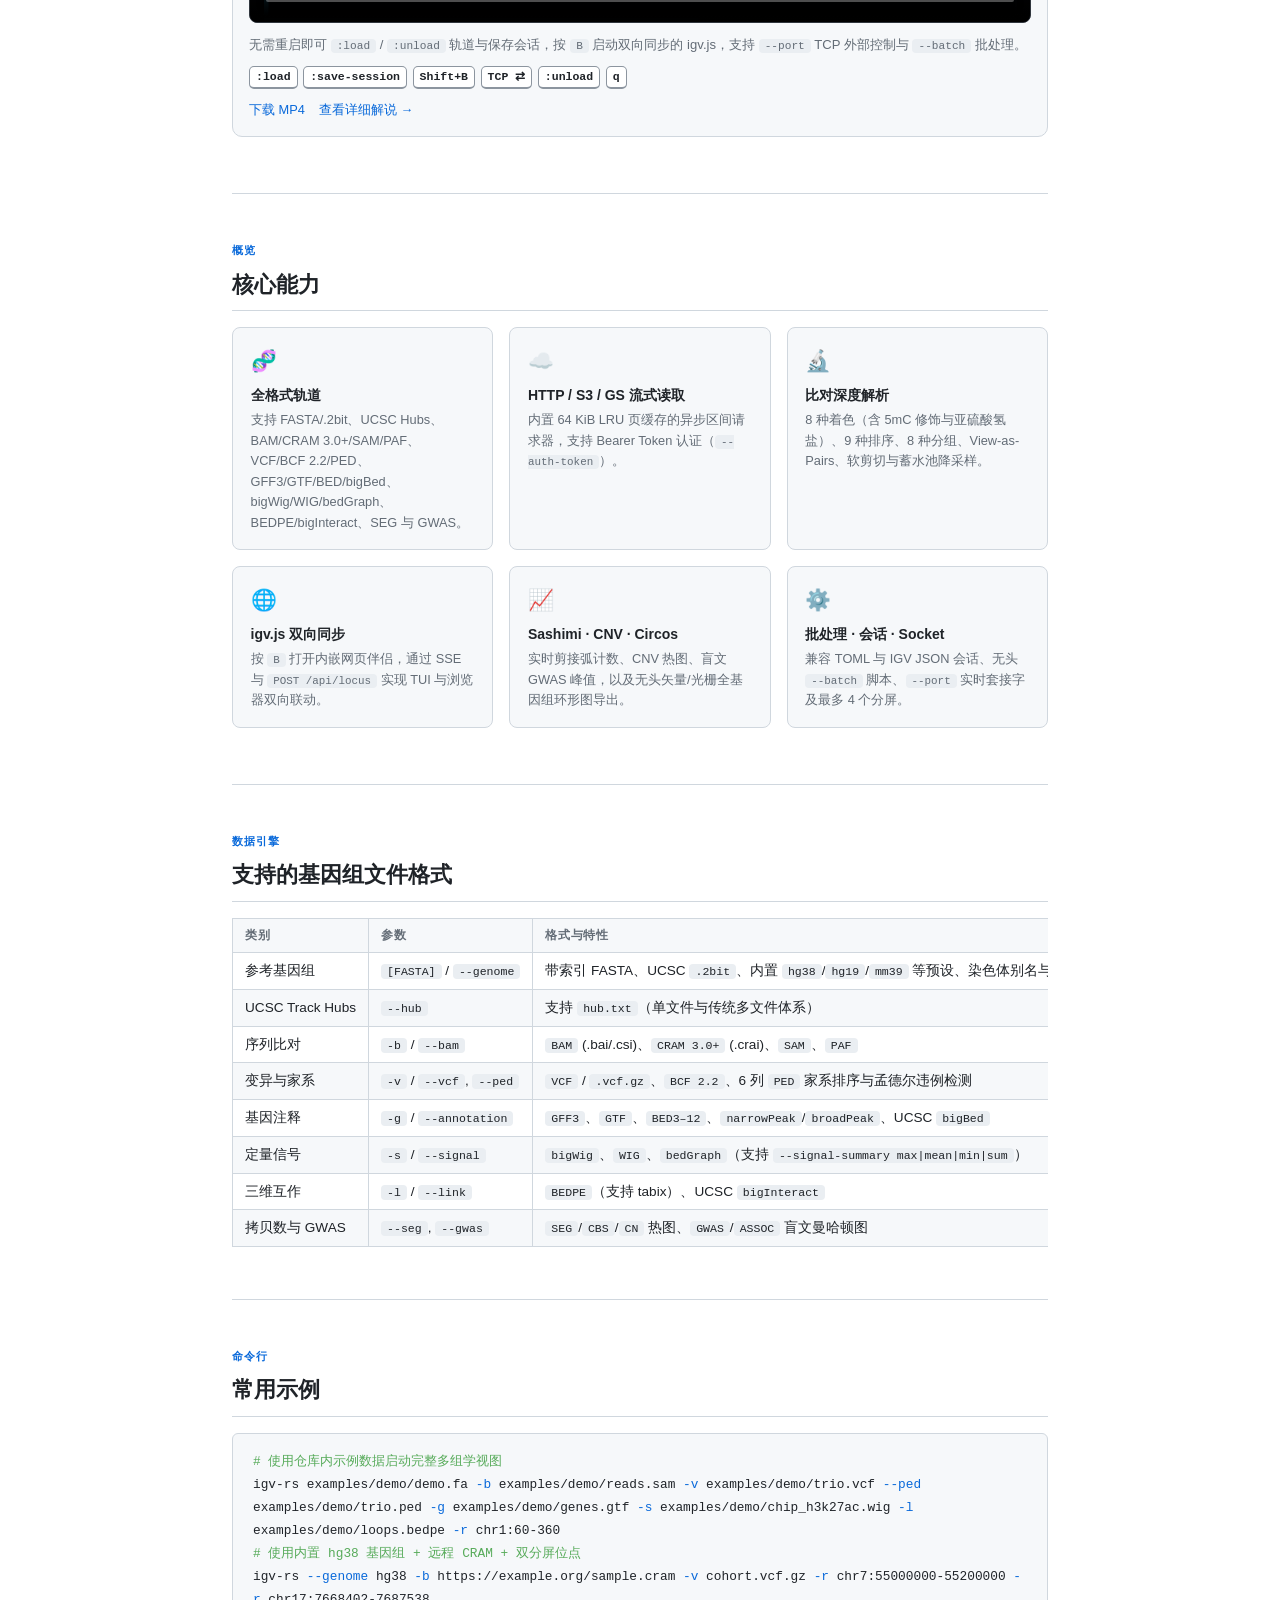
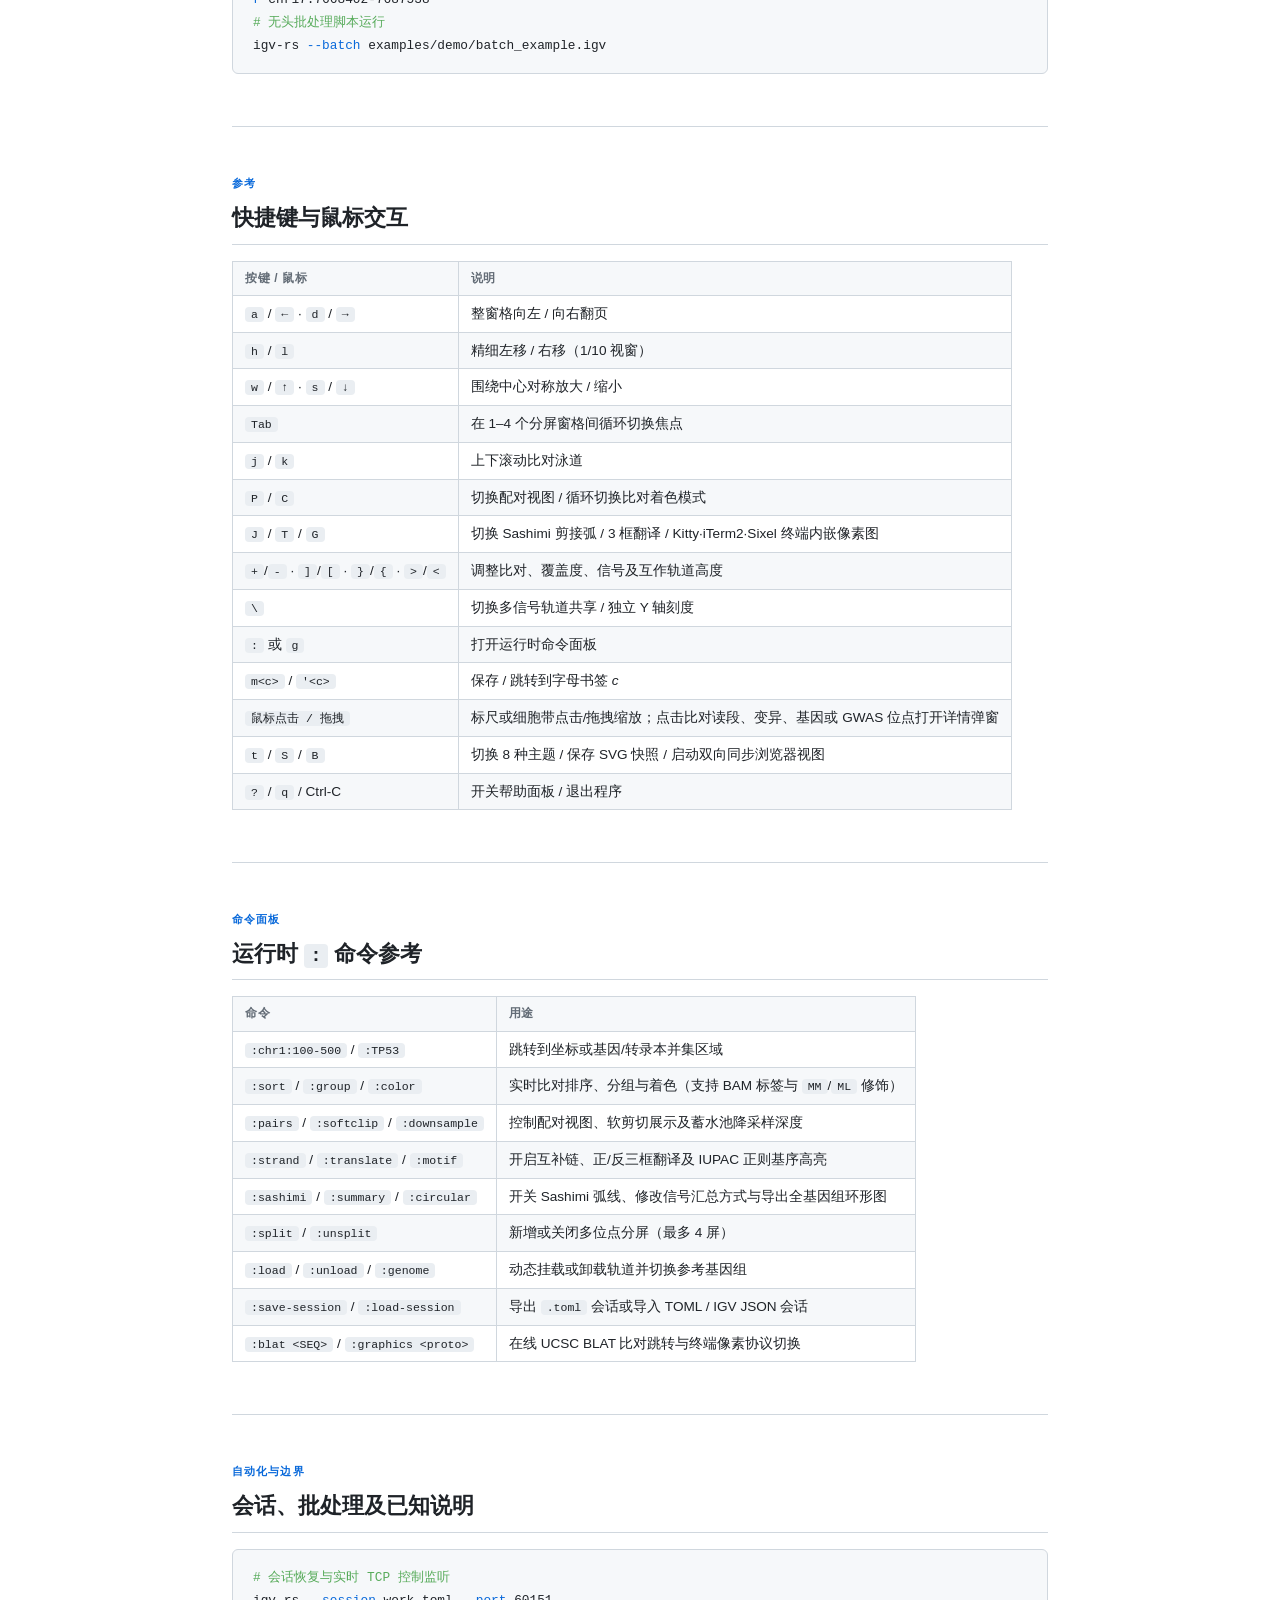
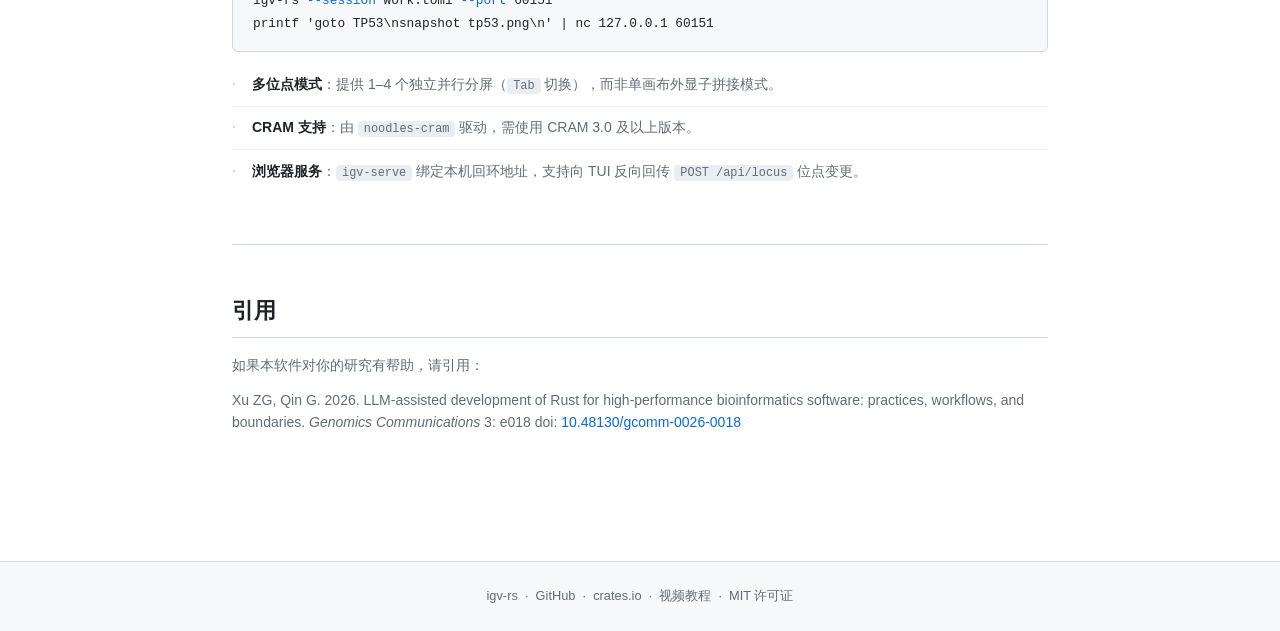
<file: docs/index.zh.html>
<!DOCTYPE html>
<html lang="zh">
<head>
  <meta charset="UTF-8">
  <meta name="viewport" content="width=device-width, initial-scale=1.0">
  <title>igv-rs — 交互式终端与无头基因组浏览器</title>
  <meta name="description" content="使用 Rust 编写的交互式终端与无头基因组浏览器，支持 BAM/CRAM/SAM/PAF、VCF/BCF/PED、GFF/GTF/BED/bigBed、bigWig/WIG/bedGraph、BEDPE/bigInteract、SEG CNV 与 GWAS。">
  <link rel="stylesheet" href="style.css">
</head>
<body>

<nav class="gh-nav">
  <a class="logo" href="index.zh.html">
    <svg viewBox="0 0 16 16" fill="currentColor" aria-hidden="true">
      <path d="M8 0C3.58 0 0 3.58 0 8c0 3.54 2.29 6.53 5.47 7.59.4.07.55-.17.55-.38 0-.19-.01-.82-.01-1.49-2.01.37-2.53-.49-2.69-.94-.09-.23-.48-.94-.82-1.13-.28-.15-.68-.52-.01-.53.63-.01 1.08.58 1.23.82.72 1.21 1.87.87 2.33.66.07-.52.28-.87.51-1.07-1.78-.2-3.64-.89-3.64-3.95 0-.87.31-1.59.82-2.15-.08-.2-.36-1.02.08-2.12 0 0 .67-.21 2.2.82.64-.18 1.32-.27 2-.27.68 0 1.36.09 2 .27 1.53-1.04 2.2-.82 2.2-.82.44 1.1.16 1.92.08 2.12.51.56.82 1.27.82 2.15 0 3.07-1.87 3.75-3.65 3.95.29.25.54.73.54 1.48 0 1.07-.01 1.93-.01 2.2 0 .21.15.46.55.38A8.013 8.013 0 0016 8c0-4.42-3.58-8-8-8z"/>
    </svg>
    igv-rs
  </a>
  <div class="nav-links">
    <a href="#tutorials">视频教程</a>
    <a href="#features">功能</a>
    <a href="#formats">格式</a>
    <a href="#usage">用法</a>
    <a href="#keybindings">快捷键</a>
    <a href="#commands">命令</a>
    <a href="#automation">自动化</a>
    <a href="#citation">引用</a>
  </div>
  <div class="spacer"></div>
  <a class="lang-toggle" href="index.html">English</a>
  <a class="gh-btn" href="https://github.com/AI4S-YB/igv-rs" target="_blank" rel="noopener">GitHub</a>
</nav>

<section class="hero">
  <div class="badge">v0.7.0 · Rust 基因组浏览</div>
  <h1>igv-rs</h1>
  <p class="tagline">交互式终端与无头基因组浏览器，支持 HTTP/S3/GS 远程流式读取、多位点分屏、Sashimi 剪接弧、5mC 甲基化、CNV 热图、GWAS 曼哈顿图及 igv.js 双向同步。</p>
  <div class="install-box">
    <span class="prompt">$</span>
    <span>cargo build --release</span>
  </div>
  <div class="hero-btns">
    <a class="btn-primary" href="#tutorials">观看功能视频</a>
    <a class="btn-secondary" href="https://github.com/AI4S-YB/igv-rs" target="_blank" rel="noopener">GitHub ↗</a>
  </div>
</section>

<main class="content">

<!-- 视频演示与图文叙事 -->
<div class="section" id="tutorials">
  <div class="section-label">交互演示</div>
  <h2>核心功能视频与分步解说</h2>
  <p>每段 1080p 演示视频均在 <code>examples/demo/</code> 真实终端 PTY 会话中录制，界面实时高亮每次按下的键盘按键（<code>KEY PRESSED</code> 与 <code>KEY TRAIL</code>）并配有同步解说。<a href="tutorials.md">查看完整教程索引 →</a></p>

  <div class="video-grid">
    <div class="video-card featured">
      <h4>01 · 基因组导航、基因跳转、书签与多位点分屏</h4>
      <video controls preload="metadata" poster="videos/01-navigation-and-panes-poster.png">
        <source src="videos/01-navigation-and-panes.mp4" type="video/mp4">
      </video>
      <p>整屏翻页、1/10 精细平移、对称缩放、基因名检索（<code>:TP53</code>）、Vim 风格书签以及 1–4 个同步分屏窗格切换。</p>
      <div class="kbd-row">
        <span class="kbd-pill">d</span><span class="kbd-pill">a</span><span class="kbd-pill">l</span><span class="kbd-pill">h</span>
        <span class="kbd-pill">w</span><span class="kbd-pill">s</span><span class="kbd-pill">:TP53</span>
        <span class="kbd-pill">m a</span><span class="kbd-pill">' a</span><span class="kbd-pill">:split</span><span class="kbd-pill">Tab ⇥</span><span class="kbd-pill">?</span>
      </div>
      <div class="video-links">
        <a href="videos/01-navigation-and-panes.mp4">下载 MP4</a>
        <a href="narratives/01-navigation-and-panes.md">阅读中文/英文解说 →</a>
      </div>
    </div>

    <div class="video-card">
      <h4>02 · 比对着色、5mC 甲基化、配对视图与实时排序分组</h4>
      <video controls preload="metadata" poster="videos/02-alignment-analytics-poster.png">
        <source src="videos/02-alignment-analytics.mp4" type="video/mp4">
      </video>
      <p>一键开启 View-as-Pairs、循环切换 8 种着色方案（含 MM/ML 5mC 修饰与亚硫酸氢盐模式）、按中心碱基排序、单倍型分组及软剪切展示。</p>
      <div class="kbd-row">
        <span class="kbd-pill">+</span><span class="kbd-pill">j</span><span class="kbd-pill">k</span>
        <span class="kbd-pill">Shift+P</span><span class="kbd-pill">Shift+C</span>
        <span class="kbd-pill">:sort base</span><span class="kbd-pill">:group hp</span><span class="kbd-pill">:softclip on</span>
      </div>
      <div class="video-links">
        <a href="videos/02-alignment-analytics.mp4">下载 MP4</a>
        <a href="narratives/02-alignment-analytics.md">查看详细解说 →</a>
      </div>
    </div>

    <div class="video-card">
      <h4>03 · 参考双链序列、三框氨基酸翻译与 IUPAC 基序检索</h4>
      <video controls preload="metadata" poster="videos/03-sequence-and-motifs-poster.png">
        <source src="videos/03-sequence-and-motifs.mp4" type="video/mp4">
      </video>
      <p>放大至单碱基分辨率，展开正反链 3 框翻译（绿色起始密码子 <code>M</code>、红色终止密码子 <code>*</code>），并用 IUPAC 简并基序高亮双链靶点。</p>
      <div class="kbd-row">
        <span class="kbd-pill">w</span><span class="kbd-pill">Shift+T</span>
        <span class="kbd-pill">:strand both</span><span class="kbd-pill">:translate rev</span><span class="kbd-pill">:motif TATAWAW</span>
      </div>
      <div class="video-links">
        <a href="videos/03-sequence-and-motifs.mp4">下载 MP4</a>
        <a href="narratives/03-sequence-and-motifs.md">查看详细解说 →</a>
      </div>
    </div>

    <div class="video-card">
      <h4>04 · 多样本 VCF/BCF、PED 家系遗传违例、弹窗检查器与主题</h4>
      <video controls preload="metadata" poster="videos/04-variants-and-pedigree-poster.png">
        <source src="videos/04-variants-and-pedigree.mp4" type="video/mp4">
      </video>
      <p>依据 PED 文件排序父母与先证者样本并标记孟德尔遗传违例（红色 <code>!</code>），鼠标点击变异弹出详细信息面板，支持 8 种终端配色主题。</p>
      <div class="kbd-row">
        <span class="kbd-pill">l</span><span class="kbd-pill">h</span>
        <span class="kbd-pill">🖱 Click</span><span class="kbd-pill">Esc</span><span class="kbd-pill">t</span>
      </div>
      <div class="video-links">
        <a href="videos/04-variants-and-pedigree.mp4">下载 MP4</a>
        <a href="narratives/04-variants-and-pedigree.md">查看详细解说 →</a>
      </div>
    </div>

    <div class="video-card">
      <h4>05 · Sashimi 剪接弧、定量信号轨道与 3D 染色质互作环</h4>
      <video controls preload="metadata" poster="videos/05-sashimi-signals-and-links-poster.png">
        <source src="videos/05-sashimi-signals-and-links.mp4" type="video/mp4">
      </video>
      <p>实时聚合 RNA-seq 内含子跨越生成带计数 Sashimi 弧线，自由调整信号/BEDPE 轨道高度，切换共享 Y 轴刻度与窗口汇总统计量。</p>
      <div class="kbd-row">
        <span class="kbd-pill">Shift+J</span><span class="kbd-pill">}</span><span class="kbd-pill">&gt;</span>
        <span class="kbd-pill">\</span><span class="kbd-pill">:summary mean</span>
      </div>
      <div class="video-links">
        <a href="videos/05-sashimi-signals-and-links.mp4">下载 MP4</a>
        <a href="narratives/05-sashimi-signals-and-links.md">查看详细解说 →</a>
      </div>
    </div>

    <div class="video-card">
      <h4>06 · CNV 拷贝数热图、GWAS 曼哈顿图与矢量/环形和弦图导出</h4>
      <video controls preload="metadata" poster="videos/06-cnv-gwas-and-snapshots-poster.png">
        <source src="videos/06-cnv-gwas-and-snapshots.mp4" type="video/mp4">
      </video>
      <p>用半块字符展现队列 SEG CNV 红蓝热图，用高密度盲文点阵绘制 GWAS 曼哈顿峰值，一键导出发表级 SVG/PNG 与全基因组 Circos 环形图。</p>
      <div class="kbd-row">
        <span class="kbd-pill">w</span><span class="kbd-pill">d</span><span class="kbd-pill">Shift+S</span>
        <span class="kbd-pill">:snapshot</span><span class="kbd-pill">:circular</span>
      </div>
      <div class="video-links">
        <a href="videos/06-cnv-gwas-and-snapshots.mp4">下载 MP4</a>
        <a href="narratives/06-cnv-gwas-and-snapshots.md">查看详细解说 →</a>
      </div>
    </div>

    <div class="video-card featured">
      <h4>07 · 动态轨道热加载、会话持久化、浏览器双向同步与 TCP 自动化</h4>
      <video controls preload="metadata" poster="videos/07-sessions-batch-and-automation-poster.png">
        <source src="videos/07-sessions-batch-and-automation.mp4" type="video/mp4">
      </video>
      <p>无需重启即可 <code>:load</code> / <code>:unload</code> 轨道与保存会话，按 <code>B</code> 启动双向同步的 igv.js，支持 <code>--port</code> TCP 外部控制与 <code>--batch</code> 批处理。</p>
      <div class="kbd-row">
        <span class="kbd-pill">:load</span><span class="kbd-pill">:save-session</span>
        <span class="kbd-pill">Shift+B</span><span class="kbd-pill">TCP ⇄</span><span class="kbd-pill">:unload</span><span class="kbd-pill">q</span>
      </div>
      <div class="video-links">
        <a href="videos/07-sessions-batch-and-automation.mp4">下载 MP4</a>
        <a href="narratives/07-sessions-batch-and-automation.md">查看详细解说 →</a>
      </div>
    </div>
  </div>
</div>

<!-- 功能特性 -->
<div class="section" id="features">
  <div class="section-label">概览</div>
  <h2>核心能力</h2>
  <div class="features">
    <div class="feature-card">
      <div class="icon">🧬</div>
      <h4>全格式轨道</h4>
      <p>支持 FASTA/.2bit、UCSC Hubs、BAM/CRAM 3.0+/SAM/PAF、VCF/BCF 2.2/PED、GFF3/GTF/BED/bigBed、bigWig/WIG/bedGraph、BEDPE/bigInteract、SEG 与 GWAS。</p>
    </div>
    <div class="feature-card">
      <div class="icon">☁️</div>
      <h4>HTTP / S3 / GS 流式读取</h4>
      <p>内置 64 KiB LRU 页缓存的异步区间请求器，支持 Bearer Token 认证（<code>--auth-token</code>）。</p>
    </div>
    <div class="feature-card">
      <div class="icon">🔬</div>
      <h4>比对深度解析</h4>
      <p>8 种着色（含 5mC 修饰与亚硫酸氢盐）、9 种排序、8 种分组、View-as-Pairs、软剪切与蓄水池降采样。</p>
    </div>
    <div class="feature-card">
      <div class="icon">🌐</div>
      <h4>igv.js 双向同步</h4>
      <p>按 <code>B</code> 打开内嵌网页伴侣，通过 SSE 与 <code>POST /api/locus</code> 实现 TUI 与浏览器双向联动。</p>
    </div>
    <div class="feature-card">
      <div class="icon">📈</div>
      <h4>Sashimi · CNV · Circos</h4>
      <p>实时剪接弧计数、CNV 热图、盲文 GWAS 峰值，以及无头矢量/光栅全基因组环形图导出。</p>
    </div>
    <div class="feature-card">
      <div class="icon">⚙️</div>
      <h4>批处理 · 会话 · Socket</h4>
      <p>兼容 TOML 与 IGV JSON 会话、无头 <code>--batch</code> 脚本、<code>--port</code> 实时套接字及最多 4 个分屏。</p>
    </div>
  </div>
</div>

<!-- 支持格式 -->
<div class="section" id="formats">
  <div class="section-label">数据引擎</div>
  <h2>支持的基因组文件格式</h2>
  <table class="data-table">
    <thead><tr><th>类别</th><th>参数</th><th>格式与特性</th></tr></thead>
    <tbody>
      <tr><td>参考基因组</td><td><code>[FASTA]</code> / <code>--genome</code></td><td>带索引 FASTA、UCSC <code>.2bit</code>、内置 <code>hg38</code>/<code>hg19</code>/<code>mm39</code> 等预设、染色体别名与细胞带</td></tr>
      <tr><td>UCSC Track Hubs</td><td><code>--hub</code></td><td>支持 <code>hub.txt</code>（单文件与传统多文件体系）</td></tr>
      <tr><td>序列比对</td><td><code>-b</code> / <code>--bam</code></td><td><code>BAM</code> (.bai/.csi)、<code>CRAM 3.0+</code> (.crai)、<code>SAM</code>、<code>PAF</code></td></tr>
      <tr><td>变异与家系</td><td><code>-v</code> / <code>--vcf</code>, <code>--ped</code></td><td><code>VCF</code> / <code>.vcf.gz</code>、<code>BCF 2.2</code>、6 列 <code>PED</code> 家系排序与孟德尔违例检测</td></tr>
      <tr><td>基因注释</td><td><code>-g</code> / <code>--annotation</code></td><td><code>GFF3</code>、<code>GTF</code>、<code>BED3–12</code>、<code>narrowPeak</code>/<code>broadPeak</code>、UCSC <code>bigBed</code></td></tr>
      <tr><td>定量信号</td><td><code>-s</code> / <code>--signal</code></td><td><code>bigWig</code>、<code>WIG</code>、<code>bedGraph</code>（支持 <code>--signal-summary max|mean|min|sum</code>）</td></tr>
      <tr><td>三维互作</td><td><code>-l</code> / <code>--link</code></td><td><code>BEDPE</code>（支持 tabix）、UCSC <code>bigInteract</code></td></tr>
      <tr><td>拷贝数与 GWAS</td><td><code>--seg</code>, <code>--gwas</code></td><td><code>SEG</code>/<code>CBS</code>/<code>CN</code> 热图、<code>GWAS</code>/<code>ASSOC</code> 盲文曼哈顿图</td></tr>
    </tbody>
  </table>
</div>

<!-- 用法 -->
<div class="section" id="usage">
  <div class="section-label">命令行</div>
  <h2>常用示例</h2>
  <div class="code-block">
    <span class="cmd"><span class="comment"># 使用仓库内示例数据启动完整多组学视图</span></span>
    <span class="cmd">igv-rs examples/demo/demo.fa <span class="flag">-b</span> examples/demo/reads.sam <span class="flag">-v</span> examples/demo/trio.vcf <span class="flag">--ped</span> examples/demo/trio.ped <span class="flag">-g</span> examples/demo/genes.gtf <span class="flag">-s</span> examples/demo/chip_h3k27ac.wig <span class="flag">-l</span> examples/demo/loops.bedpe <span class="flag">-r</span> chr1:60-360</span>
    <span class="cmd"></span>
    <span class="cmd"><span class="comment"># 使用内置 hg38 基因组 + 远程 CRAM + 双分屏位点</span></span>
    <span class="cmd">igv-rs <span class="flag">--genome</span> hg38 <span class="flag">-b</span> https://example.org/sample.cram <span class="flag">-v</span> cohort.vcf.gz <span class="flag">-r</span> chr7:55000000-55200000 <span class="flag">-r</span> chr17:7668402-7687538</span>
    <span class="cmd"></span>
    <span class="cmd"><span class="comment"># 无头批处理脚本运行</span></span>
    <span class="cmd">igv-rs <span class="flag">--batch</span> examples/demo/batch_example.igv</span>
  </div>
</div>

<!-- 快捷键 -->
<div class="section" id="keybindings">
  <div class="section-label">参考</div>
  <h2>快捷键与鼠标交互</h2>
  <table class="data-table">
    <thead><tr><th>按键 / 鼠标</th><th>说明</th></tr></thead>
    <tbody>
      <tr><td><code>a</code> / <code>←</code> · <code>d</code> / <code>→</code></td><td>整窗格向左 / 向右翻页</td></tr>
      <tr><td><code>h</code> / <code>l</code></td><td>精细左移 / 右移（1/10 视窗）</td></tr>
      <tr><td><code>w</code> / <code>↑</code> · <code>s</code> / <code>↓</code></td><td>围绕中心对称放大 / 缩小</td></tr>
      <tr><td><code>Tab</code></td><td>在 1–4 个分屏窗格间循环切换焦点</td></tr>
      <tr><td><code>j</code> / <code>k</code></td><td>上下滚动比对泳道</td></tr>
      <tr><td><code>P</code> / <code>C</code></td><td>切换配对视图 / 循环切换比对着色模式</td></tr>
      <tr><td><code>J</code> / <code>T</code> / <code>G</code></td><td>切换 Sashimi 剪接弧 / 3 框翻译 / Kitty·iTerm2·Sixel 终端内嵌像素图</td></tr>
      <tr><td><code>+</code>/<code>-</code> · <code>]</code>/<code>[</code> · <code>}</code>/<code>{</code> · <code>&gt;</code>/<code>&lt;</code></td><td>调整比对、覆盖度、信号及互作轨道高度</td></tr>
      <tr><td><code>\</code></td><td>切换多信号轨道共享 / 独立 Y 轴刻度</td></tr>
      <tr><td><code>:</code> 或 <code>g</code></td><td>打开运行时命令面板</td></tr>
      <tr><td><code>m&lt;c&gt;</code> / <code>'&lt;c&gt;</code></td><td>保存 / 跳转到字母书签 <em>c</em></td></tr>
      <tr><td><code>鼠标点击 / 拖拽</code></td><td>标尺或细胞带点击/拖拽缩放；点击比对读段、变异、基因或 GWAS 位点打开详情弹窗</td></tr>
      <tr><td><code>t</code> / <code>S</code> / <code>B</code></td><td>切换 8 种主题 / 保存 SVG 快照 / 启动双向同步浏览器视图</td></tr>
      <tr><td><code>?</code> / <code>q</code> / Ctrl-C</td><td>开关帮助面板 / 退出程序</td></tr>
    </tbody>
  </table>
</div>

<!-- 运行时命令 -->
<div class="section" id="commands">
  <div class="section-label">命令面板</div>
  <h2>运行时 <code>:</code> 命令参考</h2>
  <table class="data-table">
    <thead><tr><th>命令</th><th>用途</th></tr></thead>
    <tbody>
      <tr><td><code>:chr1:100-500</code> / <code>:TP53</code></td><td>跳转到坐标或基因/转录本并集区域</td></tr>
      <tr><td><code>:sort</code> / <code>:group</code> / <code>:color</code></td><td>实时比对排序、分组与着色（支持 BAM 标签与 <code>MM</code>/<code>ML</code> 修饰）</td></tr>
      <tr><td><code>:pairs</code> / <code>:softclip</code> / <code>:downsample</code></td><td>控制配对视图、软剪切展示及蓄水池降采样深度</td></tr>
      <tr><td><code>:strand</code> / <code>:translate</code> / <code>:motif</code></td><td>开启互补链、正/反三框翻译及 IUPAC 正则基序高亮</td></tr>
      <tr><td><code>:sashimi</code> / <code>:summary</code> / <code>:circular</code></td><td>开关 Sashimi 弧线、修改信号汇总方式与导出全基因组环形图</td></tr>
      <tr><td><code>:split</code> / <code>:unsplit</code></td><td>新增或关闭多位点分屏（最多 4 屏）</td></tr>
      <tr><td><code>:load</code> / <code>:unload</code> / <code>:genome</code></td><td>动态挂载或卸载轨道并切换参考基因组</td></tr>
      <tr><td><code>:save-session</code> / <code>:load-session</code></td><td>导出 <code>.toml</code> 会话或导入 TOML / IGV JSON 会话</td></tr>
      <tr><td><code>:blat &lt;SEQ&gt;</code> / <code>:graphics &lt;proto&gt;</code></td><td>在线 UCSC BLAT 比对跳转与终端像素协议切换</td></tr>
    </tbody>
  </table>
</div>

<!-- 自动化与注意事项 -->
<div class="section" id="automation">
  <div class="section-label">自动化与边界</div>
  <h2>会话、批处理及已知说明</h2>
  <div class="code-block">
    <span class="cmd"><span class="comment"># 会话恢复与实时 TCP 控制监听</span></span>
    <span class="cmd">igv-rs <span class="flag">--session</span> work.toml <span class="flag">--port</span> 60151</span>
    <span class="cmd">printf 'goto TP53\nsnapshot tp53.png\n' | nc 127.0.0.1 60151</span>
  </div>
  <ul class="limits-list">
    <li><strong>多位点模式</strong>：提供 1–4 个独立并行分屏（<code>Tab</code> 切换），而非单画布外显子拼接模式。</li>
    <li><strong>CRAM 支持</strong>：由 <code>noodles-cram</code> 驱动，需使用 CRAM 3.0 及以上版本。</li>
    <li><strong>浏览器服务</strong>：<code>igv-serve</code> 绑定本机回环地址，支持向 TUI 反向回传 <code>POST /api/locus</code> 位点变更。</li>
  </ul>
</div>

<div class="section" id="citation">
  <h2>引用</h2>
  <p>如果本软件对你的研究有帮助，请引用：</p>
  <p>Xu ZG, Qin G. 2026. LLM-assisted development of Rust for high-performance bioinformatics software: practices, workflows, and boundaries. <em>Genomics Communications</em> 3: e018 doi: <a href="https://doi.org/10.48130/gcomm-0026-0018">10.48130/gcomm-0026-0018</a></p>
</div>

</main>

<footer class="gh-footer">
  <p>
    igv-rs &nbsp;·&nbsp;
    <a href="https://github.com/AI4S-YB/igv-rs" target="_blank" rel="noopener">GitHub</a> &nbsp;·&nbsp;
    <a href="https://crates.io/crates/igv-rs" target="_blank" rel="noopener">crates.io</a> &nbsp;·&nbsp;
    <a href="tutorials.md">视频教程</a> &nbsp;·&nbsp;
    MIT 许可证
  </p>
</footer>

</body>
</html>
</file>
<file: docs/style.css>
/* docs/style.css */
*, *::before, *::after { box-sizing: border-box; margin: 0; padding: 0; }

body {
  font-family: -apple-system, BlinkMacSystemFont, "Segoe UI", Helvetica, Arial, sans-serif;
  font-size: 14px;
  line-height: 1.6;
  color: #1f2328;
  background: #ffffff;
}

a { color: #0969da; text-decoration: none; }
a:hover { text-decoration: underline; }

code {
  font-family: "SFMono-Regular", Consolas, "Liberation Mono", monospace;
  font-size: 0.85em;
  background: #eaeef2;
  border-radius: 4px;
  padding: 1px 6px;
}

/* ── Navigation ────────────────────────────────────────── */
.gh-nav {
  position: sticky;
  top: 0;
  z-index: 100;
  display: flex;
  align-items: center;
  gap: 1.25rem;
  height: 56px;
  padding: 0 2rem;
  background: #ffffff;
  border-bottom: 1px solid #d0d7de;
}

.gh-nav .logo {
  display: flex;
  align-items: center;
  gap: 0.5rem;
  font-weight: 700;
  font-size: 1rem;
  color: #1f2328;
  text-decoration: none;
}

.gh-nav .logo svg { width: 20px; height: 20px; flex-shrink: 0; }

.gh-nav .nav-links { display: flex; gap: 1rem; }
.gh-nav .nav-links a { font-size: 0.85rem; color: #636c76; }
.gh-nav .nav-links a:hover { color: #1f2328; text-decoration: none; }

.gh-nav .spacer { flex: 1; }

.gh-nav .lang-toggle {
  font-size: 0.8rem;
  color: #636c76;
  border: 1px solid #d0d7de;
  border-radius: 2em;
  padding: 3px 12px;
}
.gh-nav .lang-toggle:hover { color: #1f2328; text-decoration: none; background: #f6f8fa; }

.gh-nav .gh-btn {
  font-size: 0.8rem;
  font-weight: 500;
  color: #ffffff;
  background: #1f2328;
  border-radius: 6px;
  padding: 4px 14px;
}
.gh-nav .gh-btn:hover { background: #32383f; text-decoration: none; }

/* ── Hero ───────────────────────────────────────────────── */
.hero {
  background: #f6f8fa;
  border-bottom: 1px solid #d0d7de;
  padding: 4.5rem 2rem;
  text-align: center;
}

.hero .badge {
  display: inline-block;
  background: #ddf4ff;
  color: #0969da;
  border: 1px solid #b6e3ff;
  border-radius: 2em;
  padding: 2px 14px;
  font-size: 0.75rem;
  font-weight: 500;
  margin-bottom: 1rem;
}

.hero h1 {
  font-size: 2.4rem;
  font-weight: 700;
  letter-spacing: -0.5px;
  color: #1f2328;
  margin-bottom: 0.75rem;
}

.hero .tagline {
  color: #636c76;
  font-size: 1rem;
  max-width: 560px;
  margin: 0 auto 1.75rem;
}

.install-box {
  display: inline-flex;
  align-items: center;
  gap: 0.6rem;
  background: #ffffff;
  border: 1px solid #d0d7de;
  border-radius: 8px;
  padding: 0.55rem 1.1rem;
  font-family: "SFMono-Regular", Consolas, monospace;
  font-size: 0.875rem;
  color: #1f2328;
}

.install-box .prompt { color: #57ab5a; user-select: none; }

.hero-btns {
  display: flex;
  gap: 0.75rem;
  justify-content: center;
  margin-top: 1.25rem;
}

.btn-primary {
  background: #0969da;
  color: #ffffff;
  border-radius: 6px;
  padding: 7px 22px;
  font-size: 0.875rem;
  font-weight: 500;
}
.btn-primary:hover { background: #0860ca; text-decoration: none; }

.btn-secondary {
  background: #ffffff;
  color: #1f2328;
  border: 1px solid #d0d7de;
  border-radius: 6px;
  padding: 7px 22px;
  font-size: 0.875rem;
  font-weight: 500;
}
.btn-secondary:hover { background: #f6f8fa; text-decoration: none; }

/* ── Content ────────────────────────────────────────────── */
.content {
  max-width: 880px;
  margin: 0 auto;
  padding: 2.5rem 2rem;
}

.section {
  margin-bottom: 3rem;
  padding-bottom: 2.5rem;
  border-bottom: 1px solid #d0d7de;
}
.section:last-child { border-bottom: none; }

.section-label {
  font-size: 0.7rem;
  text-transform: uppercase;
  letter-spacing: 0.1em;
  color: #0969da;
  font-weight: 600;
  margin-bottom: 0.4rem;
}

.section h2 {
  font-size: 1.4rem;
  font-weight: 700;
  color: #1f2328;
  padding-bottom: 0.5rem;
  border-bottom: 1px solid #d0d7de;
  margin-bottom: 1rem;
}

.section p { color: #636c76; margin-bottom: 0.75rem; }
.section p:last-child { margin-bottom: 0; }

/* ── Code blocks ────────────────────────────────────────── */
.code-block {
  background: #f6f8fa;
  border: 1px solid #d0d7de;
  border-radius: 6px;
  padding: 1rem 1.25rem;
  font-family: "SFMono-Regular", Consolas, monospace;
  font-size: 0.8rem;
  color: #1f2328;
  overflow-x: auto;
  margin: 0.75rem 0;
  line-height: 1.8;
}

.code-block .cmd { display: block; }
.code-block .comment { color: #57ab5a; }
.code-block .flag { color: #0969da; }
.code-block .prompt { color: #57ab5a; user-select: none; }

/* ── Feature grid ───────────────────────────────────────── */
.features {
  display: grid;
  grid-template-columns: repeat(3, 1fr);
  gap: 1rem;
  margin: 1rem 0;
}

.feature-card {
  background: #f6f8fa;
  border: 1px solid #d0d7de;
  border-radius: 8px;
  padding: 1rem 1.1rem;
}

.feature-card .icon { font-size: 1.3rem; margin-bottom: 0.4rem; }
.feature-card h4 { font-size: 0.875rem; font-weight: 600; color: #1f2328; margin-bottom: 0.25rem; }
.feature-card p { font-size: 0.8rem; color: #636c76; margin: 0; }

/* ── Tables ─────────────────────────────────────────────── */
.data-table {
  width: 100%;
  border-collapse: collapse;
  font-size: 0.85rem;
  margin: 0.75rem 0;
  overflow-x: auto;
  display: block;
}

.data-table th {
  background: #f6f8fa;
  color: #636c76;
  font-weight: 600;
  text-align: left;
  padding: 7px 12px;
  border: 1px solid #d0d7de;
  font-size: 0.75rem;
  text-transform: uppercase;
  letter-spacing: 0.05em;
  white-space: nowrap;
}

.data-table td {
  padding: 7px 12px;
  border: 1px solid #d0d7de;
  color: #1f2328;
  white-space: nowrap;
}

.data-table tr:nth-child(even) td { background: #f6f8fa; }
.data-table .yes { color: #1a7f37; font-weight: 600; }
.data-table .no  { color: #636c76; }

/* ── Limitations list ───────────────────────────────────── */
.limits-list {
  list-style: none;
  margin: 0.75rem 0;
}

.limits-list li {
  padding: 0.6rem 0;
  border-bottom: 1px solid #f0f0f0;
  color: #636c76;
  font-size: 0.875rem;
  padding-left: 1.25rem;
  position: relative;
}

.limits-list li::before {
  content: "·";
  position: absolute;
  left: 0;
  color: #d0d7de;
  font-weight: 700;
}

.limits-list li strong { color: #1f2328; }
.limits-list li:last-child { border-bottom: none; }

/* ── Feature Video Cards ─────────────────────────────────── */
.video-grid {
  display: grid;
  grid-template-columns: repeat(2, 1fr);
  gap: 1.25rem;
  margin: 1rem 0;
}

.video-card {
  background: #f6f8fa;
  border: 1px solid #d0d7de;
  border-radius: 10px;
  padding: 1rem;
  display: flex;
  flex-direction: column;
  gap: 0.65rem;
}

.video-card.featured {
  grid-column: 1 / -1;
}

.video-card video {
  width: 100%;
  border-radius: 8px;
  background: #0b0f17;
  border: 1px solid #30363d;
  aspect-ratio: 16 / 9;
}

.video-card h4 {
  font-size: 0.95rem;
  font-weight: 700;
  color: #1f2328;
}

.video-card p {
  font-size: 0.82rem;
  color: #636c76;
  margin: 0;
}

.kbd-row {
  display: flex;
  flex-wrap: wrap;
  gap: 0.35rem;
  align-items: center;
}

.kbd-pill {
  display: inline-block;
  font-family: "SFMono-Regular", Consolas, monospace;
  font-size: 0.72rem;
  font-weight: 600;
  color: #1f2328;
  background: #ffffff;
  border: 1px solid #8c959f;
  border-bottom-width: 2px;
  border-radius: 5px;
  padding: 1px 6px;
}

.video-links {
  display: flex;
  gap: 0.9rem;
  font-size: 0.8rem;
  font-weight: 500;
}

/* ── Footer ─────────────────────────────────────────────── */
.gh-footer {
  background: #f6f8fa;
  border-top: 1px solid #d0d7de;
  padding: 1.5rem 2rem;
  text-align: center;
  color: #636c76;
  font-size: 0.8rem;
}

.gh-footer a { color: #636c76; }
.gh-footer a:hover { color: #0969da; }

/* ── Responsive ─────────────────────────────────────────── */
@media (max-width: 780px) {
  .video-grid { grid-template-columns: 1fr; }
}

@media (max-width: 700px) {
  .gh-nav .nav-links { display: none; }
  .features { grid-template-columns: 1fr 1fr; }
  .hero h1 { font-size: 1.8rem; }
}

@media (max-width: 480px) {
  .features { grid-template-columns: 1fr; }
}
</file>
